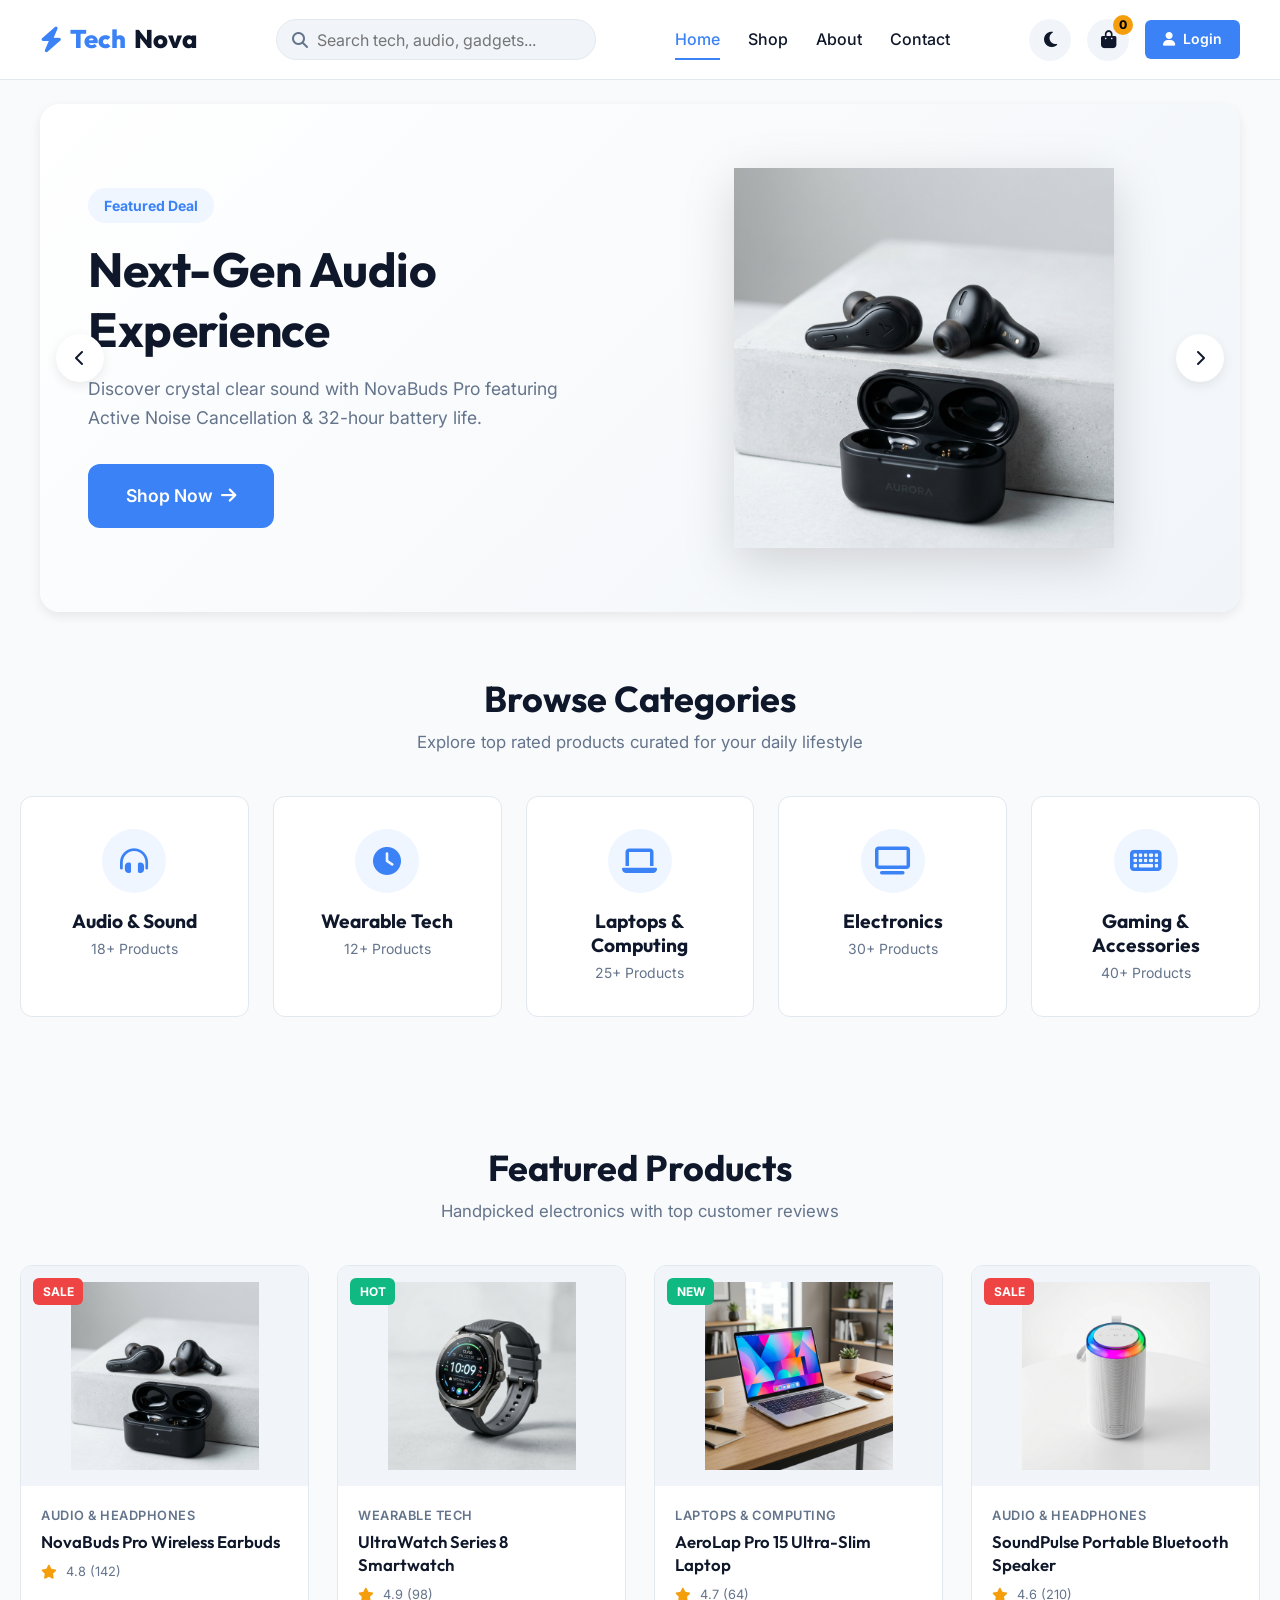
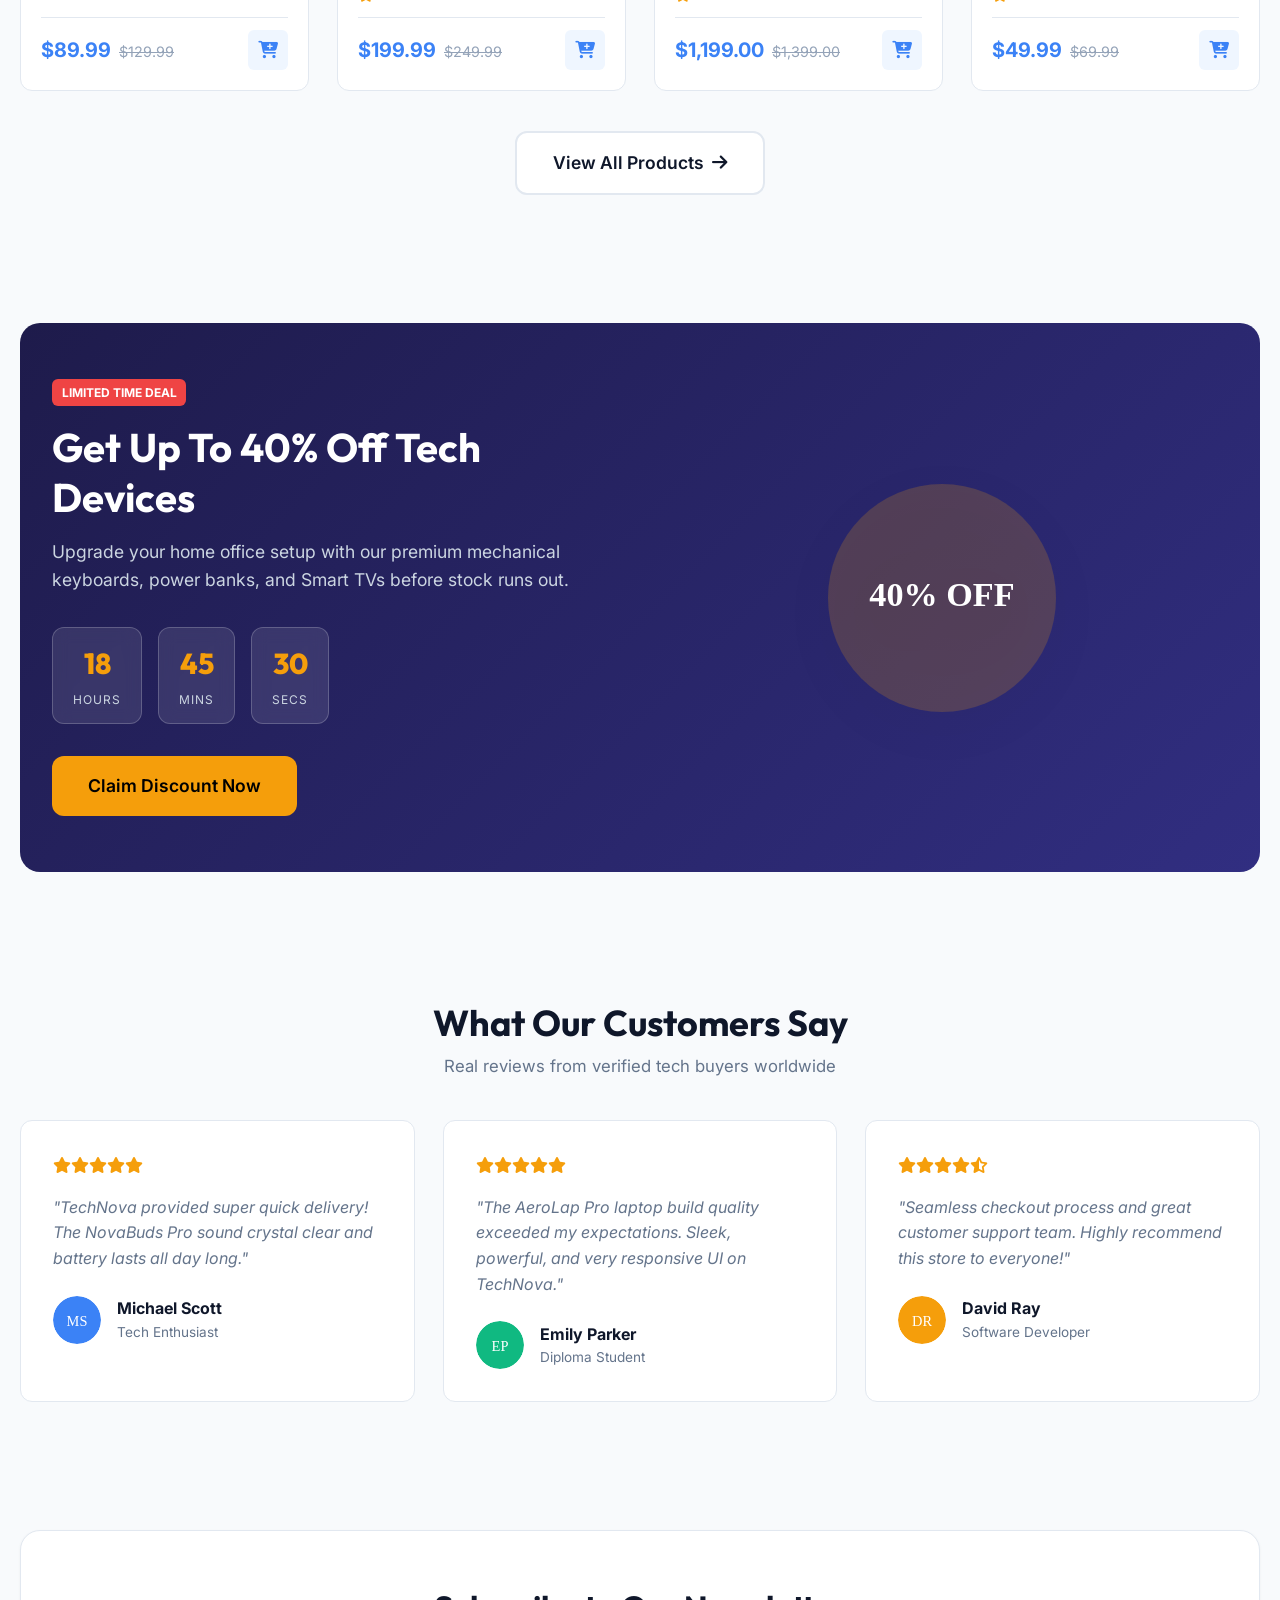
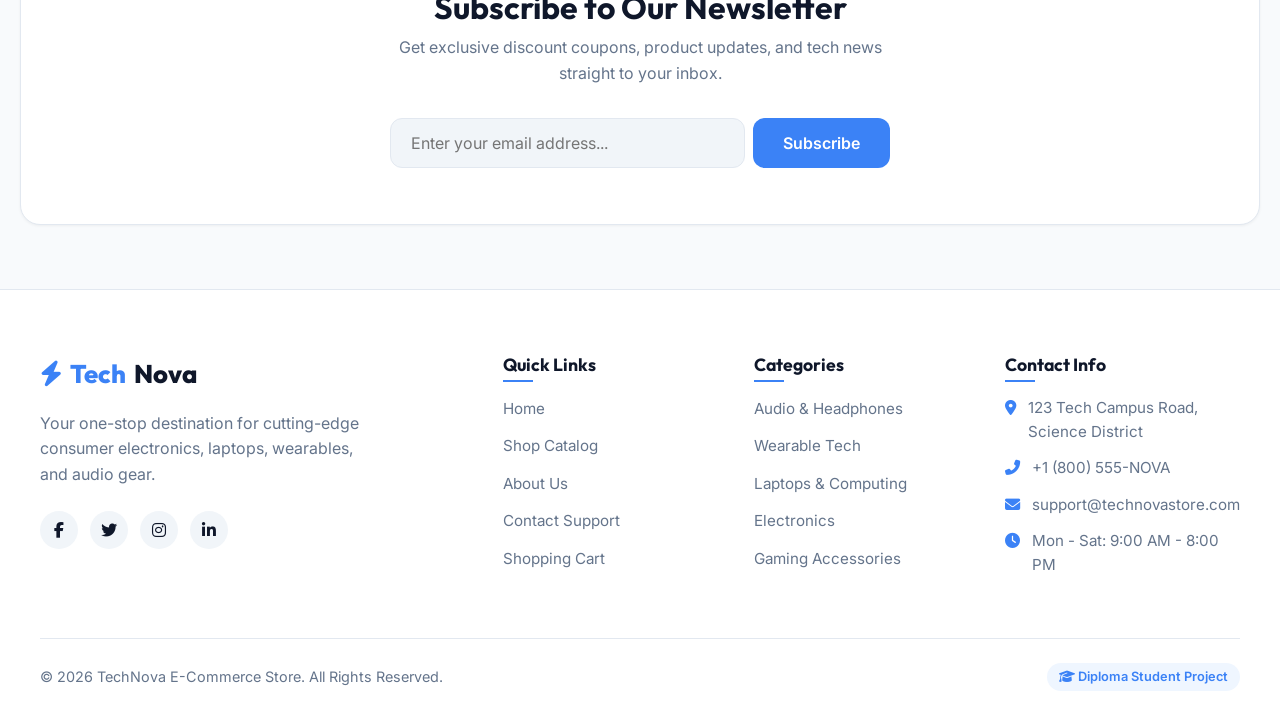
<file: index.html>
<!DOCTYPE html>
<html lang="en" data-theme="light">
<head>
  <meta charset="UTF-8">
  <meta name="viewport" content="width=device-width, initial-scale=1.0">
  <meta name="description" content="TechNova - Modern E-Commerce Platform for Next-Gen Tech & Electronics. Diploma Student Project.">
  <title>TechNova - Modern E-Commerce Store</title>

  <!-- FontAwesome Icons -->
  <link rel="stylesheet" href="https://cdnjs.cloudflare.com/ajax/libs/font-awesome/6.4.0/css/all.min.css">
  
  <!-- Stylesheets -->
  <link rel="stylesheet" href="css/style.css">
  <link rel="stylesheet" href="css/responsive.css">
</head>
<body>

  <!-- ==================== HEADER ==================== -->
  <header class="header">
    <div class="container header-container">
      <!-- Logo -->
      <a href="index.html" class="logo">
        <i class="fas fa-bolt"></i> Tech<span>Nova</span>
      </a>

      <!-- Search Box -->
      <div class="header-search">
        <i class="fas fa-search"></i>
        <input type="text" id="header-search-input" placeholder="Search tech, audio, gadgets..." autocomplete="off">
        <div id="search-dropdown" class="search-results-dropdown"></div>
      </div>

      <!-- Navigation Menu -->
      <nav id="nav-menu" class="nav-menu">
        <a href="index.html" class="nav-link active">Home</a>
        <a href="shop.html" class="nav-link">Shop</a>
        <a href="about.html" class="nav-link">About</a>
        <a href="contact.html" class="nav-link">Contact</a>
      </nav>

      <!-- Action Icons -->
      <div class="header-actions">
        <!-- Dark Mode Toggle Button -->
        <button id="theme-toggle-btn" class="icon-btn" title="Toggle Dark/Light Mode">
          <i class="fas fa-moon"></i>
        </button>

        <!-- Shopping Cart Icon -->
        <a href="cart.html" class="icon-btn" title="View Shopping Cart">
          <i class="fas fa-shopping-bag"></i>
          <span class="cart-count">0</span>
        </a>

        <!-- Login / Register Button -->
        <a href="login.html" class="btn btn-primary btn-sm">
          <i class="fas fa-user"></i> Login
        </a>

        <!-- Mobile Drawer Toggle -->
        <div id="mobile-menu-btn" class="mobile-menu-btn">
          <i class="fas fa-bars"></i>
        </div>
      </div>
    </div>
  </header>

  <!-- ==================== MAIN CONTENT ==================== -->
  <main>
    <!-- HERO SLIDER SECTION -->
    <section class="container">
      <div class="hero-slider">
        <div id="hero-slider-container" class="slider-container">
          
          <!-- Slide 1 -->
          <div class="slide">
            <div class="slide-content">
              <span class="slide-tag">Featured Deal</span>
              <h1 class="slide-title">Next-Gen Audio Experience</h1>
              <p class="slide-description">Discover crystal clear sound with NovaBuds Pro featuring Active Noise Cancellation & 32-hour battery life.</p>
              <a href="product.html?id=1" class="btn btn-primary btn-lg">Shop Now <i class="fas fa-arrow-right"></i></a>
            </div>
            <div class="slide-image">
              <img src="images/earbuds.png" alt="NovaBuds Pro">
            </div>
          </div>

          <!-- Slide 2 -->
          <div class="slide">
            <div class="slide-content">
              <span class="slide-tag">New Arrival</span>
              <h1 class="slide-title">Smart Watch Series 8</h1>
              <p class="slide-description">Monitor your fitness, ECG, and sleep tracking in real time with high durability aluminium casing.</p>
              <a href="product.html?id=2" class="btn btn-primary btn-lg">Explore Watch <i class="fas fa-arrow-right"></i></a>
            </div>
            <div class="slide-image">
              <img src="images/smartwatch.png" alt="UltraWatch Series 8">
            </div>
          </div>

          <!-- Slide 3 -->
          <div class="slide">
            <div class="slide-content">
              <span class="slide-tag">Special Discount</span>
              <h1 class="slide-title">Ultra-Slim AeroLap Pro 15</h1>
              <p class="slide-description">Powerful 12th Gen performance packed inside a sleek 1.2kg lightweight chassis. Perfect for students and creators.</p>
              <a href="product.html?id=3" class="btn btn-primary btn-lg">View Laptop <i class="fas fa-arrow-right"></i></a>
            </div>
            <div class="slide-image">
              <img src="images/laptop.png" alt="AeroLap Pro">
            </div>
          </div>

        </div>

        <!-- Carousel Navigation Controls -->
        <button id="slider-prev" class="slider-prev" title="Previous Slide"><i class="fas fa-chevron-left"></i></button>
        <button id="slider-next" class="slider-next" title="Next Slide"><i class="fas fa-chevron-right"></i></button>

        <!-- Carousel Pagination Dots -->
        <div id="slider-dots" class="slider-dots"></div>
      </div>
    </section>

    <!-- CATEGORIES SECTION -->
    <section class="container section-padding">
      <div class="section-title">
        <h2>Browse Categories</h2>
        <p>Explore top rated products curated for your daily lifestyle</p>
      </div>

      <div class="categories-grid">
        <a href="shop.html?category=audio" class="category-card">
          <div class="category-icon"><i class="fas fa-headphones-alt"></i></div>
          <h3>Audio & Sound</h3>
          <span>18+ Products</span>
        </a>

        <a href="shop.html?category=wearables" class="category-card">
          <div class="category-icon"><i class="fas fa-clock"></i></div>
          <h3>Wearable Tech</h3>
          <span>12+ Products</span>
        </a>

        <a href="shop.html?category=laptops" class="category-card">
          <div class="category-icon"><i class="fas fa-laptop"></i></div>
          <h3>Laptops & Computing</h3>
          <span>25+ Products</span>
        </a>

        <a href="shop.html?category=electronics" class="category-card">
          <div class="category-icon"><i class="fas fa-tv"></i></div>
          <h3>Electronics</h3>
          <span>30+ Products</span>
        </a>

        <a href="shop.html?category=accessories" class="category-card">
          <div class="category-icon"><i class="fas fa-keyboard"></i></div>
          <h3>Gaming & Accessories</h3>
          <span>40+ Products</span>
        </a>
      </div>
    </section>

    <!-- FEATURED PRODUCTS SECTION -->
    <section class="container section-padding">
      <div class="section-title">
        <h2>Featured Products</h2>
        <p>Handpicked electronics with top customer reviews</p>
      </div>

      <div class="products-grid" id="homepage-featured-grid">
        <!-- Rendered dynamically by script or initial markup -->
        <div class="product-card">
          <span class="badge badge-sale product-badge">Sale</span>
          <div class="product-thumb">
            <img src="images/earbuds.png" alt="NovaBuds Pro">
            <div class="product-actions">
              <button class="icon-btn" title="Add to Cart"><i class="fas fa-shopping-cart"></i></button>
              <a href="product.html?id=1" class="icon-btn" title="View Details"><i class="fas fa-eye"></i></a>
            </div>
          </div>
          <div class="product-content">
            <span class="product-category">Audio & Headphones</span>
            <h3 class="product-title"><a href="product.html?id=1">NovaBuds Pro Wireless Earbuds</a></h3>
            <div class="product-rating">
              <i class="fas fa-star"></i>
              <span>4.8 (142)</span>
            </div>
            <div class="product-bottom">
              <div class="product-price">
                <span class="current-price">$89.99</span>
                <span class="old-price">$129.99</span>
              </div>
              <button class="add-cart-btn" title="Add to Cart">
                <i class="fas fa-cart-plus"></i>
              </button>
            </div>
          </div>
        </div>

        <div class="product-card">
          <span class="badge badge-new product-badge">Hot</span>
          <div class="product-thumb">
            <img src="images/smartwatch.png" alt="UltraWatch S8">
            <div class="product-actions">
              <button class="icon-btn" title="Add to Cart"><i class="fas fa-shopping-cart"></i></button>
              <a href="product.html?id=2" class="icon-btn" title="View Details"><i class="fas fa-eye"></i></a>
            </div>
          </div>
          <div class="product-content">
            <span class="product-category">Wearable Tech</span>
            <h3 class="product-title"><a href="product.html?id=2">UltraWatch Series 8 Smartwatch</a></h3>
            <div class="product-rating">
              <i class="fas fa-star"></i>
              <span>4.9 (98)</span>
            </div>
            <div class="product-bottom">
              <div class="product-price">
                <span class="current-price">$199.99</span>
                <span class="old-price">$249.99</span>
              </div>
              <button class="add-cart-btn" title="Add to Cart">
                <i class="fas fa-cart-plus"></i>
              </button>
            </div>
          </div>
        </div>

        <div class="product-card">
          <span class="badge badge-new product-badge">New</span>
          <div class="product-thumb">
            <img src="images/laptop.png" alt="AeroLap Pro">
            <div class="product-actions">
              <button class="icon-btn" title="Add to Cart"><i class="fas fa-shopping-cart"></i></button>
              <a href="product.html?id=3" class="icon-btn" title="View Details"><i class="fas fa-eye"></i></a>
            </div>
          </div>
          <div class="product-content">
            <span class="product-category">Laptops & Computing</span>
            <h3 class="product-title"><a href="product.html?id=3">AeroLap Pro 15 Ultra-Slim Laptop</a></h3>
            <div class="product-rating">
              <i class="fas fa-star"></i>
              <span>4.7 (64)</span>
            </div>
            <div class="product-bottom">
              <div class="product-price">
                <span class="current-price">$1,199.00</span>
                <span class="old-price">$1,399.00</span>
              </div>
              <button class="add-cart-btn" title="Add to Cart">
                <i class="fas fa-cart-plus"></i>
              </button>
            </div>
          </div>
        </div>

        <div class="product-card">
          <span class="badge badge-sale product-badge">Sale</span>
          <div class="product-thumb">
            <img src="images/speaker.png" alt="SoundPulse">
            <div class="product-actions">
              <button class="icon-btn" title="Add to Cart"><i class="fas fa-shopping-cart"></i></button>
              <a href="product.html?id=4" class="icon-btn" title="View Details"><i class="fas fa-eye"></i></a>
            </div>
          </div>
          <div class="product-content">
            <span class="product-category">Audio & Headphones</span>
            <h3 class="product-title"><a href="product.html?id=4">SoundPulse Portable Bluetooth Speaker</a></h3>
            <div class="product-rating">
              <i class="fas fa-star"></i>
              <span>4.6 (210)</span>
            </div>
            <div class="product-bottom">
              <div class="product-price">
                <span class="current-price">$49.99</span>
                <span class="old-price">$69.99</span>
              </div>
              <button class="add-cart-btn" title="Add to Cart">
                <i class="fas fa-cart-plus"></i>
              </button>
            </div>
          </div>
        </div>
      </div>

      <div style="text-align: center; margin-top: 2.5rem;">
        <a href="shop.html" class="btn btn-secondary btn-lg">View All Products <i class="fas fa-arrow-right"></i></a>
      </div>
    </section>

    <!-- SPECIAL OFFER BANNER -->
    <section class="container section-padding">
      <div class="offer-banner">
        <div class="offer-container">
          <div class="offer-content">
            <span class="badge badge-sale" style="margin-bottom: 1rem;">Limited Time Deal</span>
            <h2>Get Up To 40% Off Tech Devices</h2>
            <p>Upgrade your home office setup with our premium mechanical keyboards, power banks, and Smart TVs before stock runs out.</p>

            <!-- Countdown Timer -->
            <div class="countdown">
              <div class="countdown-item">
                <span id="count-hours" class="countdown-number">18</span>
                <span class="countdown-label">Hours</span>
              </div>
              <div class="countdown-item">
                <span id="count-mins" class="countdown-number">45</span>
                <span class="countdown-label">Mins</span>
              </div>
              <div class="countdown-item">
                <span id="count-secs" class="countdown-number">30</span>
                <span class="countdown-label">Secs</span>
              </div>
            </div>

            <a href="shop.html" class="btn btn-primary btn-lg" style="background-color: var(--accent); color: #000; border: none;">Claim Discount Now</a>
          </div>

          <div class="slide-image" style="text-align: center;">
            <img src="data:image/svg+xml;utf8,<svg xmlns='http://www.w3.org/2000/svg' width='400' height='400' viewBox='0 0 400 400'><rect width='400' height='400' fill='none'/><circle cx='200' cy='200' r='120' fill='%23f59e0b' fill-opacity='0.2'/><text x='50%' y='50%' font-family='Outfit' font-size='36' font-weight='bold' fill='white' text-anchor='middle' dominant-baseline='middle'>40% OFF</text></svg>" alt="Special Offer">
          </div>
        </div>
      </div>
    </section>

    <!-- REVIEWS & TESTIMONIALS -->
    <section class="container section-padding">
      <div class="section-title">
        <h2>What Our Customers Say</h2>
        <p>Real reviews from verified tech buyers worldwide</p>
      </div>

      <div class="reviews-grid">
        <div class="review-card">
          <div class="review-stars">
            <i class="fas fa-star"></i><i class="fas fa-star"></i><i class="fas fa-star"></i><i class="fas fa-star"></i><i class="fas fa-star"></i>
          </div>
          <p class="review-text">"TechNova provided super quick delivery! The NovaBuds Pro sound crystal clear and battery lasts all day long."</p>
          <div class="reviewer">
            <img src="data:image/svg+xml;utf8,<svg xmlns='http://www.w3.org/2000/svg' width='80' height='80' viewBox='0 0 80 80'><circle cx='40' cy='40' r='40' fill='%233b82f6'/><text x='50%' y='55%' font-family='Outfit' font-size='24' fill='white' text-anchor='middle' dominant-baseline='middle'>MS</text></svg>" alt="Michael Scott">
            <div>
              <div class="reviewer-name">Michael Scott</div>
              <div class="reviewer-title">Tech Enthusiast</div>
            </div>
          </div>
        </div>

        <div class="review-card">
          <div class="review-stars">
            <i class="fas fa-star"></i><i class="fas fa-star"></i><i class="fas fa-star"></i><i class="fas fa-star"></i><i class="fas fa-star"></i>
          </div>
          <p class="review-text">"The AeroLap Pro laptop build quality exceeded my expectations. Sleek, powerful, and very responsive UI on TechNova."</p>
          <div class="reviewer">
            <img src="data:image/svg+xml;utf8,<svg xmlns='http://www.w3.org/2000/svg' width='80' height='80' viewBox='0 0 80 80'><circle cx='40' cy='40' r='40' fill='%2310b981'/><text x='50%' y='55%' font-family='Outfit' font-size='24' fill='white' text-anchor='middle' dominant-baseline='middle'>EP</text></svg>" alt="Emily Parker">
            <div>
              <div class="reviewer-name">Emily Parker</div>
              <div class="reviewer-title">Diploma Student</div>
            </div>
          </div>
        </div>

        <div class="review-card">
          <div class="review-stars">
            <i class="fas fa-star"></i><i class="fas fa-star"></i><i class="fas fa-star"></i><i class="fas fa-star"></i><i class="fas fa-star-half-alt"></i>
          </div>
          <p class="review-text">"Seamless checkout process and great customer support team. Highly recommend this store to everyone!"</p>
          <div class="reviewer">
            <img src="data:image/svg+xml;utf8,<svg xmlns='http://www.w3.org/2000/svg' width='80' height='80' viewBox='0 0 80 80'><circle cx='40' cy='40' r='40' fill='%23f59e0b'/><text x='50%' y='55%' font-family='Outfit' font-size='24' fill='white' text-anchor='middle' dominant-baseline='middle'>DR</text></svg>" alt="David Ray">
            <div>
              <div class="reviewer-name">David Ray</div>
              <div class="reviewer-title">Software Developer</div>
            </div>
          </div>
        </div>
      </div>
    </section>

    <!-- NEWSLETTER SECTION -->
    <section class="container section-padding">
      <div class="newsletter-box">
        <h2>Subscribe to Our Newsletter</h2>
        <p>Get exclusive discount coupons, product updates, and tech news straight to your inbox.</p>
        <form class="newsletter-form">
          <input type="email" placeholder="Enter your email address..." required>
          <button type="submit" class="btn btn-primary">Subscribe</button>
        </form>
      </div>
    </section>
  </main>

  <!-- ==================== FOOTER ==================== -->
  <footer class="footer">
    <div class="container">
      <div class="footer-grid">
        <div class="footer-brand">
          <a href="index.html" class="logo">
            <i class="fas fa-bolt"></i> Tech<span>Nova</span>
          </a>
          <p>Your one-stop destination for cutting-edge consumer electronics, laptops, wearables, and audio gear.</p>
          <div class="social-links">
            <a href="#" class="social-icon" title="Facebook"><i class="fab fa-facebook-f"></i></a>
            <a href="#" class="social-icon" title="Twitter"><i class="fab fa-twitter"></i></a>
            <a href="#" class="social-icon" title="Instagram"><i class="fab fa-instagram"></i></a>
            <a href="#" class="social-icon" title="LinkedIn"><i class="fab fa-linkedin-in"></i></a>
          </div>
        </div>

        <div class="footer-col">
          <h4>Quick Links</h4>
          <ul class="footer-links">
            <li><a href="index.html">Home</a></li>
            <li><a href="shop.html">Shop Catalog</a></li>
            <li><a href="about.html">About Us</a></li>
            <li><a href="contact.html">Contact Support</a></li>
            <li><a href="cart.html">Shopping Cart</a></li>
          </ul>
        </div>

        <div class="footer-col">
          <h4>Categories</h4>
          <ul class="footer-links">
            <li><a href="shop.html?category=audio">Audio & Headphones</a></li>
            <li><a href="shop.html?category=wearables">Wearable Tech</a></li>
            <li><a href="shop.html?category=laptops">Laptops & Computing</a></li>
            <li><a href="shop.html?category=electronics">Electronics</a></li>
            <li><a href="shop.html?category=accessories">Gaming Accessories</a></li>
          </ul>
        </div>

        <div class="footer-col">
          <h4>Contact Info</h4>
          <ul class="footer-contact">
            <li><i class="fas fa-map-marker-alt"></i> 123 Tech Campus Road, Science District</li>
            <li><i class="fas fa-phone-alt"></i> +1 (800) 555-NOVA</li>
            <li><i class="fas fa-envelope"></i> support@technovastore.com</li>
            <li><i class="fas fa-clock"></i> Mon - Sat: 9:00 AM - 8:00 PM</li>
          </ul>
        </div>
      </div>

      <div class="footer-bottom">
        <p>&copy; 2026 TechNova E-Commerce Store. All Rights Reserved.</p>
        <span class="diploma-tag"><i class="fas fa-graduation-cap"></i> Diploma Student Project</span>
      </div>
    </div>
  </footer>

  <!-- Scroll-to-Top Button -->
  <div id="scroll-top-btn" class="scroll-top-btn" title="Back to Top">
    <i class="fas fa-arrow-up"></i>
  </div>


</body>
</html>
</file>
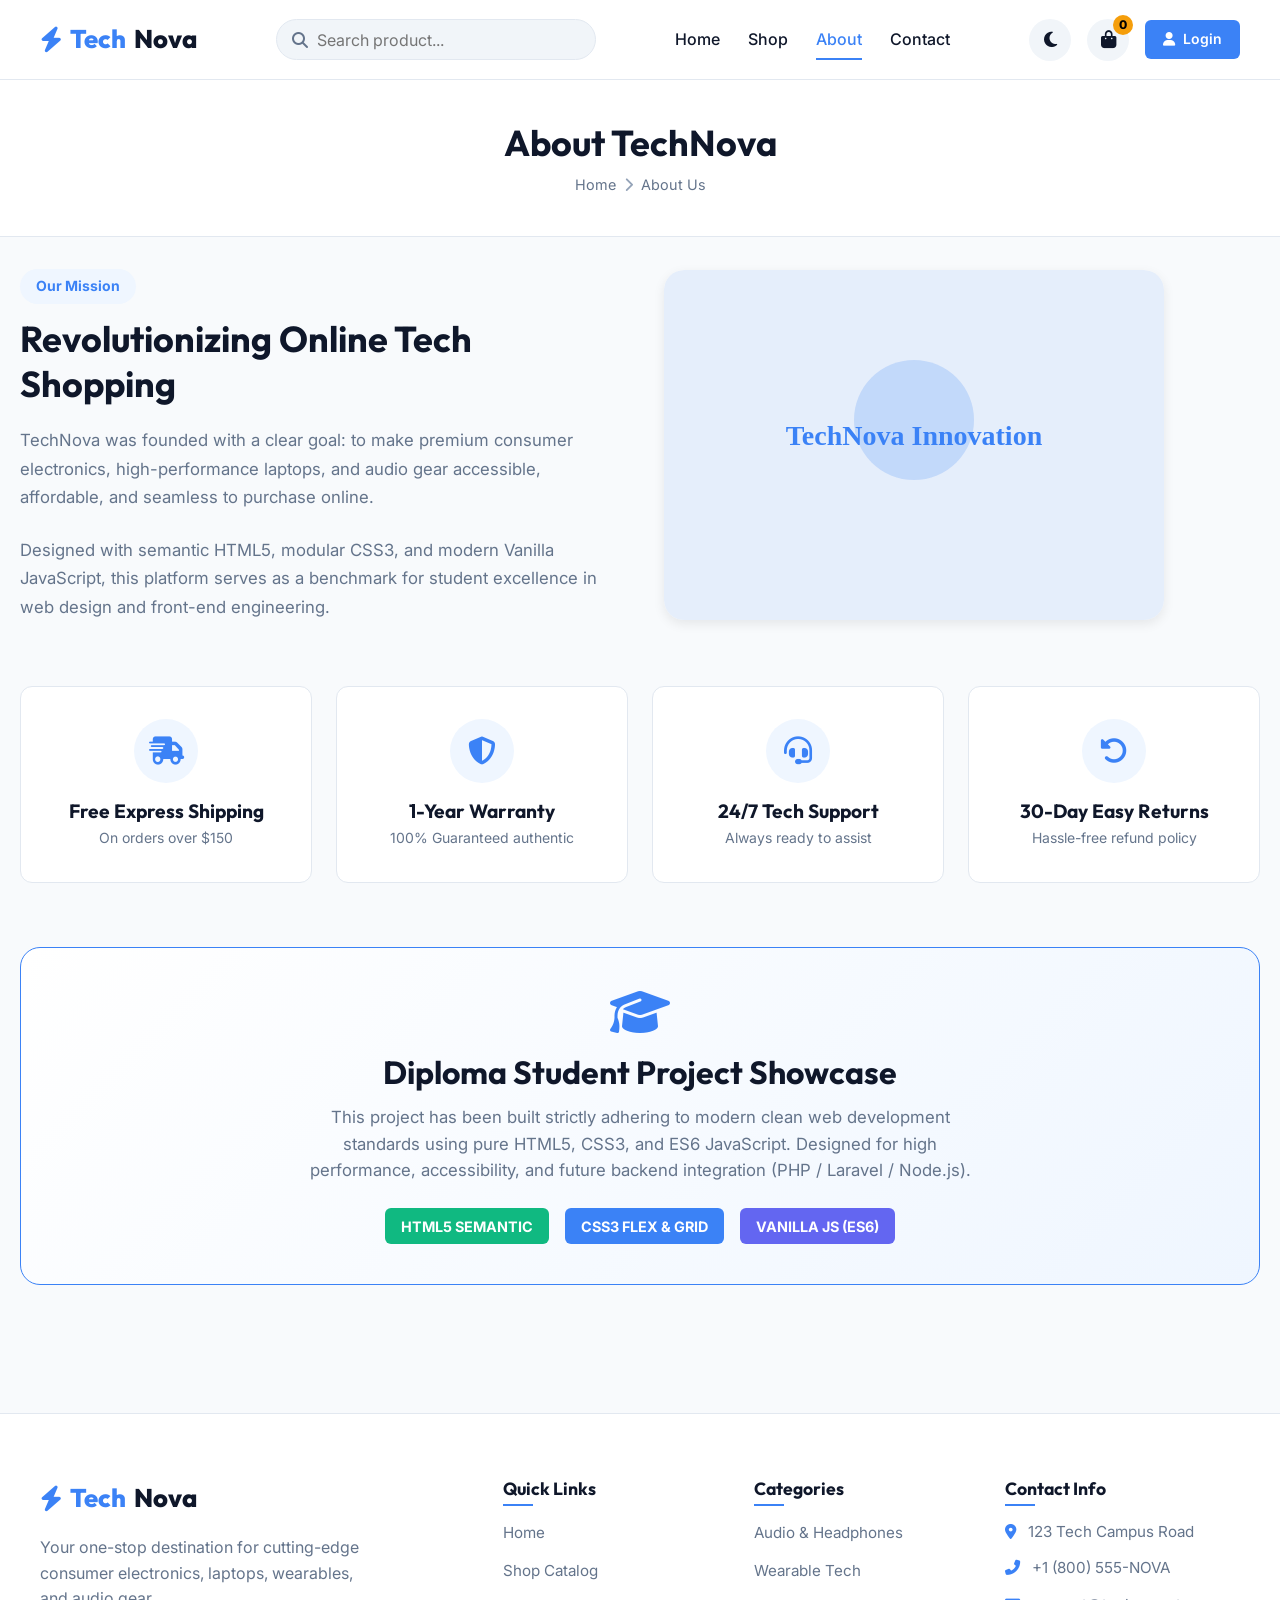
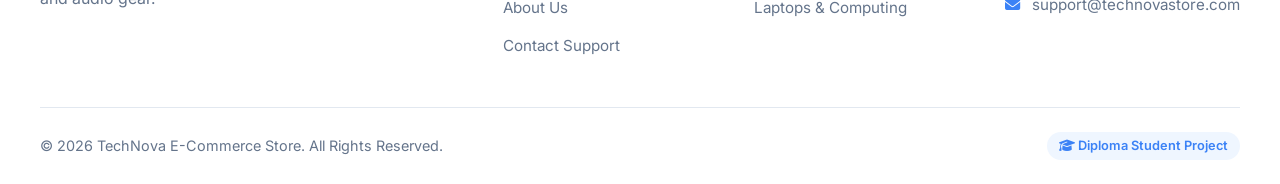
<file: about.html>
<!DOCTYPE html>
<html lang="en" data-theme="light">
<head>
  <meta charset="UTF-8">
  <meta name="viewport" content="width=device-width, initial-scale=1.0">
  <meta name="description" content="About TechNova - Our mission, team, and story as a modern diploma student web development project.">
  <title>About Us - TechNova Store</title>

  <!-- FontAwesome Icons -->
  <link rel="stylesheet" href="https://cdnjs.cloudflare.com/ajax/libs/font-awesome/6.4.0/css/all.min.css">
  
  <!-- Stylesheets -->
  <link rel="stylesheet" href="css/style.css">
  <link rel="stylesheet" href="css/responsive.css">
</head>
<body>

  <!-- HEADER -->
  <header class="header">
    <div class="container header-container">
      <a href="index.html" class="logo">
        <i class="fas fa-bolt"></i> Tech<span>Nova</span>
      </a>

      <div class="header-search">
        <i class="fas fa-search"></i>
        <input type="text" id="header-search-input" placeholder="Search product..." autocomplete="off">
        <div id="search-dropdown" class="search-results-dropdown"></div>
      </div>

      <nav id="nav-menu" class="nav-menu">
        <a href="index.html" class="nav-link">Home</a>
        <a href="shop.html" class="nav-link">Shop</a>
        <a href="about.html" class="nav-link active">About</a>
        <a href="contact.html" class="nav-link">Contact</a>
      </nav>

      <div class="header-actions">
        <button id="theme-toggle-btn" class="icon-btn" title="Toggle Dark/Light Mode">
          <i class="fas fa-moon"></i>
        </button>

        <a href="cart.html" class="icon-btn" title="View Shopping Cart">
          <i class="fas fa-shopping-bag"></i>
          <span class="cart-count">0</span>
        </a>

        <a href="login.html" class="btn btn-primary btn-sm">
          <i class="fas fa-user"></i> Login
        </a>

        <div id="mobile-menu-btn" class="mobile-menu-btn">
          <i class="fas fa-bars"></i>
        </div>
      </div>
    </div>
  </header>

  <!-- BREADCRUMB -->
  <div class="page-header">
    <div class="container">
      <h1>About TechNova</h1>
      <div class="breadcrumb">
        <a href="index.html">Home</a>
        <span class="breadcrumb-separator"><i class="fas fa-chevron-right"></i></span>
        <span>About Us</span>
      </div>
    </div>
  </div>

  <!-- ABOUT CONTENT SECTION -->
  <main class="container section-padding" style="padding-top: 0;">
    
    <!-- Hero / Story -->
    <div style="display: grid; grid-template-columns: 1fr 1fr; gap: 3rem; align-items: center; margin-bottom: 4rem;">
      <div>
        <span class="slide-tag" style="margin-bottom: 0.75rem;">Our Mission</span>
        <h2 style="font-size: 2.25rem; margin-bottom: 1.25rem;">Revolutionizing Online Tech Shopping</h2>
        <p style="color: var(--text-muted); font-size: 1.05rem; line-height: 1.7; margin-bottom: 1.5rem;">
          TechNova was founded with a clear goal: to make premium consumer electronics, high-performance laptops, and audio gear accessible, affordable, and seamless to purchase online.
        </p>
        <p style="color: var(--text-muted); font-size: 1.05rem; line-height: 1.7;">
          Designed with semantic HTML5, modular CSS3, and modern Vanilla JavaScript, this platform serves as a benchmark for student excellence in web design and front-end engineering.
        </p>
      </div>

      <div style="text-align: center;">
        <img src="data:image/svg+xml;utf8,<svg xmlns='http://www.w3.org/2000/svg' width='500' height='350' viewBox='0 0 500 350'><rect width='500' height='350' fill='%233b82f6' fill-opacity='0.1' rx='20'/><circle cx='250' cy='150' r='60' fill='%233b82f6' fill-opacity='0.2'/><text x='50%' y='50%' font-family='Outfit' font-size='28' font-weight='bold' fill='%233b82f6' text-anchor='middle'>TechNova Innovation</text></svg>" alt="About TechNova" style="border-radius: var(--radius-lg); box-shadow: var(--shadow-md);">
      </div>
    </div>

    <!-- Key Perks Grid -->
    <div class="categories-grid" style="margin-bottom: 4rem;">
      <div class="category-card">
        <div class="category-icon"><i class="fas fa-shipping-fast"></i></div>
        <h3>Free Express Shipping</h3>
        <span>On orders over $150</span>
      </div>

      <div class="category-card">
        <div class="category-icon"><i class="fas fa-shield-alt"></i></div>
        <h3>1-Year Warranty</h3>
        <span>100% Guaranteed authentic</span>
      </div>

      <div class="category-card">
        <div class="category-icon"><i class="fas fa-headset"></i></div>
        <h3>24/7 Tech Support</h3>
        <span>Always ready to assist</span>
      </div>

      <div class="category-card">
        <div class="category-icon"><i class="fas fa-undo-alt"></i></div>
        <h3>30-Day Easy Returns</h3>
        <span>Hassle-free refund policy</span>
      </div>
    </div>

    <!-- Diploma Project Info Card -->
    <div style="background: linear-gradient(135deg, var(--bg-surface) 0%, var(--primary-light) 100%); border: 1px solid var(--primary); border-radius: var(--radius-lg); padding: 2.5rem; text-align: center; margin-bottom: 4rem;">
      <i class="fas fa-graduation-cap" style="font-size: 3rem; color: var(--primary); margin-bottom: 1rem;"></i>
      <h2 style="font-size: 2rem; margin-bottom: 0.75rem;">Diploma Student Project Showcase</h2>
      <p style="max-width: 680px; margin: 0 auto 1.5rem auto; color: var(--text-muted); font-size: 1.05rem;">
        This project has been built strictly adhering to modern clean web development standards using pure HTML5, CSS3, and ES6 JavaScript. Designed for high performance, accessibility, and future backend integration (PHP / Laravel / Node.js).
      </p>
      <div style="display: flex; gap: 1rem; justify-content: center; flex-wrap: wrap;">
        <span class="badge badge-new" style="font-size: 0.9rem; padding: 0.4rem 1rem;">HTML5 Semantic</span>
        <span class="badge badge-sale" style="font-size: 0.9rem; padding: 0.4rem 1rem; background-color: var(--primary);">CSS3 Flex & Grid</span>
        <span class="badge badge-new" style="font-size: 0.9rem; padding: 0.4rem 1rem; background-color: var(--secondary);">Vanilla JS (ES6)</span>
      </div>
    </div>

  </main>

  <!-- FOOTER -->
  <footer class="footer">
    <div class="container">
      <div class="footer-grid">
        <div class="footer-brand">
          <a href="index.html" class="logo">
            <i class="fas fa-bolt"></i> Tech<span>Nova</span>
          </a>
          <p>Your one-stop destination for cutting-edge consumer electronics, laptops, wearables, and audio gear.</p>
        </div>

        <div class="footer-col">
          <h4>Quick Links</h4>
          <ul class="footer-links">
            <li><a href="index.html">Home</a></li>
            <li><a href="shop.html">Shop Catalog</a></li>
            <li><a href="about.html">About Us</a></li>
            <li><a href="contact.html">Contact Support</a></li>
          </ul>
        </div>

        <div class="footer-col">
          <h4>Categories</h4>
          <ul class="footer-links">
            <li><a href="shop.html?category=audio">Audio & Headphones</a></li>
            <li><a href="shop.html?category=wearables">Wearable Tech</a></li>
            <li><a href="shop.html?category=laptops">Laptops & Computing</a></li>
          </ul>
        </div>

        <div class="footer-col">
          <h4>Contact Info</h4>
          <ul class="footer-contact">
            <li><i class="fas fa-map-marker-alt"></i> 123 Tech Campus Road</li>
            <li><i class="fas fa-phone-alt"></i> +1 (800) 555-NOVA</li>
            <li><i class="fas fa-envelope"></i> support@technovastore.com</li>
          </ul>
        </div>
      </div>

      <div class="footer-bottom">
        <p>&copy; 2026 TechNova E-Commerce Store. All Rights Reserved.</p>
        <span class="diploma-tag"><i class="fas fa-graduation-cap"></i> Diploma Student Project</span>
      </div>
    </div>
  </footer>

  <div id="scroll-top-btn" class="scroll-top-btn" title="Back to Top">
    <i class="fas fa-arrow-up"></i>
  </div>


</body>
</html>
</file>
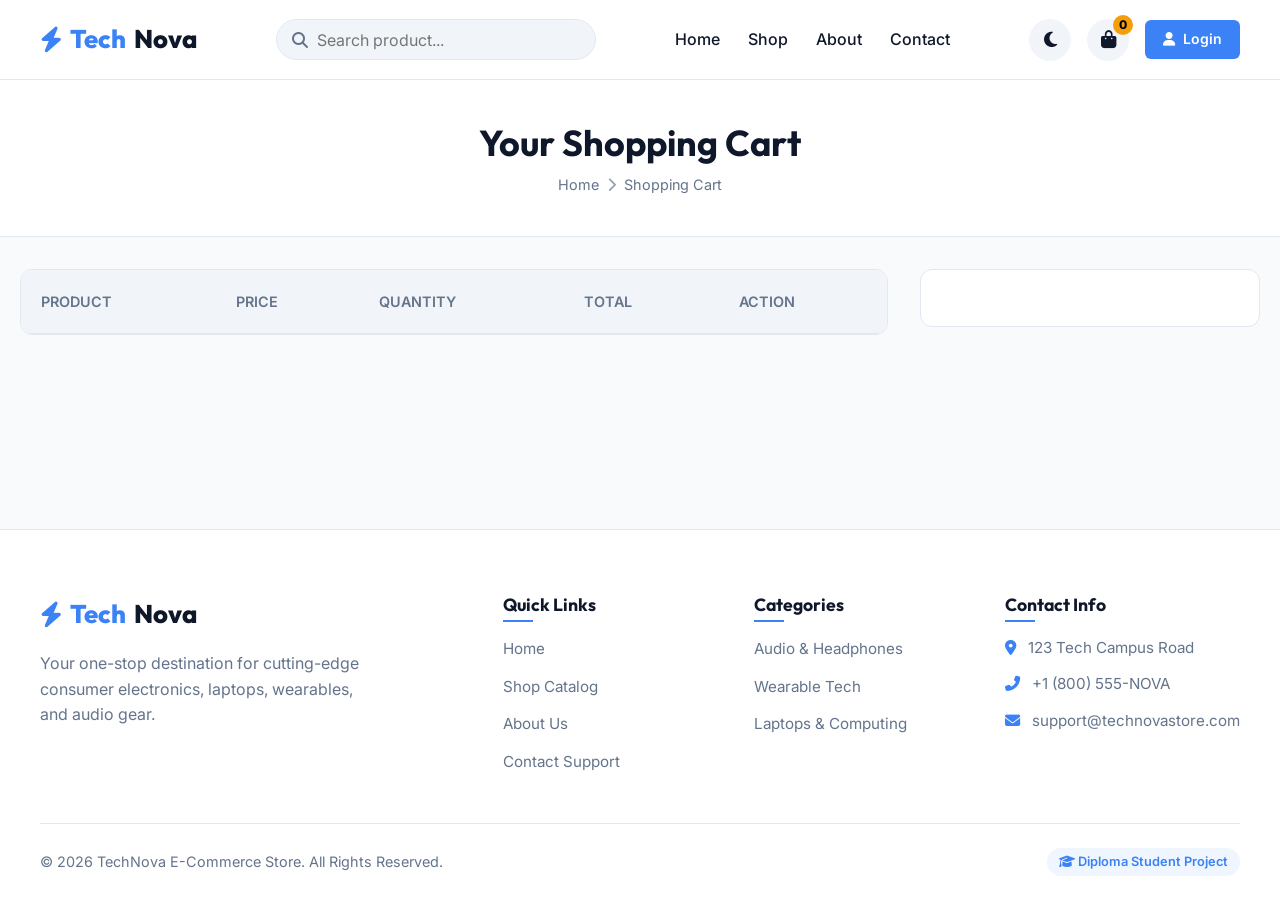
<file: cart.html>
<!DOCTYPE html>
<html lang="en" data-theme="light">
<head>
  <meta charset="UTF-8">
  <meta name="viewport" content="width=device-width, initial-scale=1.0">
  <meta name="description" content="Your Shopping Cart - Review items, update quantities, apply discount codes, and proceed to checkout.">
  <title>Shopping Cart - TechNova Store</title>

  <!-- FontAwesome Icons -->
  <link rel="stylesheet" href="https://cdnjs.cloudflare.com/ajax/libs/font-awesome/6.4.0/css/all.min.css">
  
  <!-- Stylesheets -->
  <link rel="stylesheet" href="css/style.css">
  <link rel="stylesheet" href="css/responsive.css">
</head>
<body>

  <!-- HEADER -->
  <header class="header">
    <div class="container header-container">
      <a href="index.html" class="logo">
        <i class="fas fa-bolt"></i> Tech<span>Nova</span>
      </a>

      <div class="header-search">
        <i class="fas fa-search"></i>
        <input type="text" id="header-search-input" placeholder="Search product..." autocomplete="off">
        <div id="search-dropdown" class="search-results-dropdown"></div>
      </div>

      <nav id="nav-menu" class="nav-menu">
        <a href="index.html" class="nav-link">Home</a>
        <a href="shop.html" class="nav-link">Shop</a>
        <a href="about.html" class="nav-link">About</a>
        <a href="contact.html" class="nav-link">Contact</a>
      </nav>

      <div class="header-actions">
        <button id="theme-toggle-btn" class="icon-btn" title="Toggle Dark/Light Mode">
          <i class="fas fa-moon"></i>
        </button>

        <a href="cart.html" class="icon-btn" title="View Shopping Cart">
          <i class="fas fa-shopping-bag"></i>
          <span class="cart-count">0</span>
        </a>

        <a href="login.html" class="btn btn-primary btn-sm">
          <i class="fas fa-user"></i> Login
        </a>

        <div id="mobile-menu-btn" class="mobile-menu-btn">
          <i class="fas fa-bars"></i>
        </div>
      </div>
    </div>
  </header>

  <!-- BREADCRUMB -->
  <div class="page-header">
    <div class="container">
      <h1>Your Shopping Cart</h1>
      <div class="breadcrumb">
        <a href="index.html">Home</a>
        <span class="breadcrumb-separator"><i class="fas fa-chevron-right"></i></span>
        <span>Shopping Cart</span>
      </div>
    </div>
  </div>

  <!-- CART MAIN CONTENT -->
  <main class="container section-padding" style="padding-top: 0;">
    <div class="cart-layout">

      <!-- Table Section -->
      <div class="cart-table-wrapper">
        <table class="cart-table">
          <thead>
            <tr>
              <th>Product</th>
              <th>Price</th>
              <th>Quantity</th>
              <th>Total</th>
              <th>Action</th>
            </tr>
          </thead>
          <tbody id="cart-table-body">
            <!-- Rendered dynamically by cart.js renderCartPage() -->
          </tbody>
        </table>
      </div>

      <!-- Order Summary Card -->
      <aside id="cart-summary-box" class="order-summary-card">
        <!-- Rendered dynamically by cart.js renderCartPage() -->
      </aside>

    </div>
  </main>

  <!-- FOOTER -->
  <footer class="footer">
    <div class="container">
      <div class="footer-grid">
        <div class="footer-brand">
          <a href="index.html" class="logo">
            <i class="fas fa-bolt"></i> Tech<span>Nova</span>
          </a>
          <p>Your one-stop destination for cutting-edge consumer electronics, laptops, wearables, and audio gear.</p>
        </div>

        <div class="footer-col">
          <h4>Quick Links</h4>
          <ul class="footer-links">
            <li><a href="index.html">Home</a></li>
            <li><a href="shop.html">Shop Catalog</a></li>
            <li><a href="about.html">About Us</a></li>
            <li><a href="contact.html">Contact Support</a></li>
          </ul>
        </div>

        <div class="footer-col">
          <h4>Categories</h4>
          <ul class="footer-links">
            <li><a href="shop.html?category=audio">Audio & Headphones</a></li>
            <li><a href="shop.html?category=wearables">Wearable Tech</a></li>
            <li><a href="shop.html?category=laptops">Laptops & Computing</a></li>
          </ul>
        </div>

        <div class="footer-col">
          <h4>Contact Info</h4>
          <ul class="footer-contact">
            <li><i class="fas fa-map-marker-alt"></i> 123 Tech Campus Road</li>
            <li><i class="fas fa-phone-alt"></i> +1 (800) 555-NOVA</li>
            <li><i class="fas fa-envelope"></i> support@technovastore.com</li>
          </ul>
        </div>
      </div>

      <div class="footer-bottom">
        <p>&copy; 2026 TechNova E-Commerce Store. All Rights Reserved.</p>
        <span class="diploma-tag"><i class="fas fa-graduation-cap"></i> Diploma Student Project</span>
      </div>
    </div>
  </footer>

  <div id="scroll-top-btn" class="scroll-top-btn" title="Back to Top">
    <i class="fas fa-arrow-up"></i>
  </div>


</body>
</html>
</file>
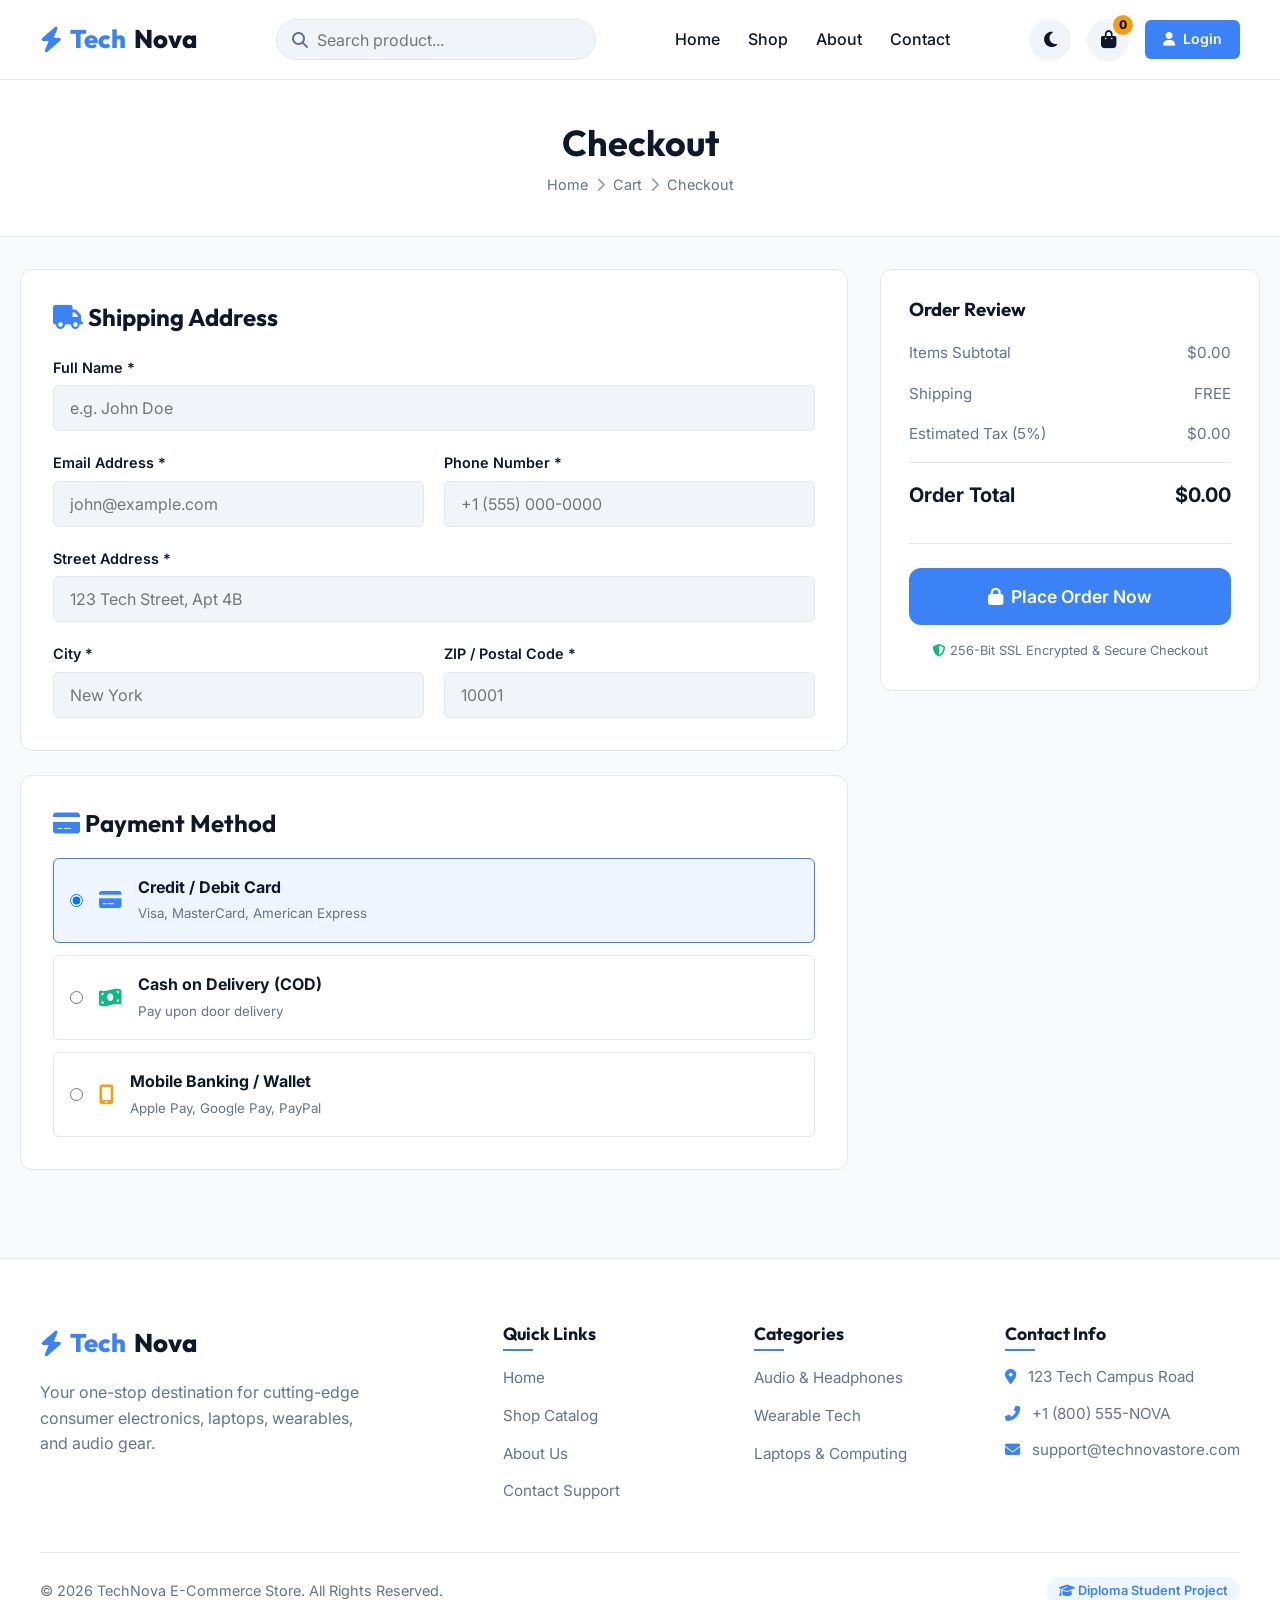
<file: checkout.html>
<!DOCTYPE html>
<html lang="en" data-theme="light">
<head>
  <meta charset="UTF-8">
  <meta name="viewport" content="width=device-width, initial-scale=1.0">
  <meta name="description" content="Checkout - Complete your shipping details and select payment method to place your TechNova order.">
  <title>Checkout - TechNova Store</title>

  <!-- FontAwesome Icons -->
  <link rel="stylesheet" href="https://cdnjs.cloudflare.com/ajax/libs/font-awesome/6.4.0/css/all.min.css">
  
  <!-- Stylesheets -->
  <link rel="stylesheet" href="css/style.css">
  <link rel="stylesheet" href="css/responsive.css">
</head>
<body>

  <!-- HEADER -->
  <header class="header">
    <div class="container header-container">
      <a href="index.html" class="logo">
        <i class="fas fa-bolt"></i> Tech<span>Nova</span>
      </a>

      <div class="header-search">
        <i class="fas fa-search"></i>
        <input type="text" id="header-search-input" placeholder="Search product..." autocomplete="off">
        <div id="search-dropdown" class="search-results-dropdown"></div>
      </div>

      <nav id="nav-menu" class="nav-menu">
        <a href="index.html" class="nav-link">Home</a>
        <a href="shop.html" class="nav-link">Shop</a>
        <a href="about.html" class="nav-link">About</a>
        <a href="contact.html" class="nav-link">Contact</a>
      </nav>

      <div class="header-actions">
        <button id="theme-toggle-btn" class="icon-btn" title="Toggle Dark/Light Mode">
          <i class="fas fa-moon"></i>
        </button>

        <a href="cart.html" class="icon-btn" title="View Shopping Cart">
          <i class="fas fa-shopping-bag"></i>
          <span class="cart-count">0</span>
        </a>

        <a href="login.html" class="btn btn-primary btn-sm">
          <i class="fas fa-user"></i> Login
        </a>

        <div id="mobile-menu-btn" class="mobile-menu-btn">
          <i class="fas fa-bars"></i>
        </div>
      </div>
    </div>
  </header>

  <!-- BREADCRUMB -->
  <div class="page-header">
    <div class="container">
      <h1>Checkout</h1>
      <div class="breadcrumb">
        <a href="index.html">Home</a>
        <span class="breadcrumb-separator"><i class="fas fa-chevron-right"></i></span>
        <a href="cart.html">Cart</a>
        <span class="breadcrumb-separator"><i class="fas fa-chevron-right"></i></span>
        <span>Checkout</span>
      </div>
    </div>
  </div>

  <!-- CHECKOUT MAIN CONTENT -->
  <main class="container section-padding" style="padding-top: 0;">
    <form id="checkout-form" class="checkout-layout">

      <!-- Left Column: Shipping & Payment Details -->
      <div>
        <!-- Shipping Address Form -->
        <div class="form-card">
          <h2 style="font-size: 1.5rem; margin-bottom: 1.5rem;"><i class="fas fa-truck" style="color: var(--primary);"></i> Shipping Address</h2>
          
          <div class="form-grid">
            <div class="form-group full-width">
              <label for="checkout-fullname">Full Name *</label>
              <input type="text" id="checkout-fullname" class="form-control" placeholder="e.g. John Doe">
            </div>

            <div class="form-group">
              <label for="checkout-email">Email Address *</label>
              <input type="email" id="checkout-email" class="form-control" placeholder="john@example.com">
            </div>

            <div class="form-group">
              <label for="checkout-phone">Phone Number *</label>
              <input type="tel" id="checkout-phone" class="form-control" placeholder="+1 (555) 000-0000">
            </div>

            <div class="form-group full-width">
              <label for="checkout-address">Street Address *</label>
              <input type="text" id="checkout-address" class="form-control" placeholder="123 Tech Street, Apt 4B">
            </div>

            <div class="form-group">
              <label for="checkout-city">City *</label>
              <input type="text" id="checkout-city" class="form-control" placeholder="New York">
            </div>

            <div class="form-group">
              <label for="checkout-zip">ZIP / Postal Code *</label>
              <input type="text" id="checkout-zip" class="form-control" placeholder="10001">
            </div>
          </div>
        </div>

        <!-- Payment Method Options -->
        <div class="form-card">
          <h2 style="font-size: 1.5rem; margin-bottom: 1.25rem;"><i class="fas fa-credit-card" style="color: var(--primary);"></i> Payment Method</h2>
          
          <div class="payment-options">
            <label class="payment-option active">
              <input type="radio" id="pay-card" value="card" checked>
              <i class="fas fa-credit-card" style="font-size: 1.25rem; color: var(--primary);"></i>
              <div>
                <strong style="display: block;">Credit / Debit Card</strong>
                <small style="color: var(--text-muted);">Visa, MasterCard, American Express</small>
              </div>
            </label>

            <label class="payment-option">
              <input type="radio" id="pay-cod" value="cod">
              <i class="fas fa-money-bill-wave" style="font-size: 1.25rem; color: var(--success);"></i>
              <div>
                <strong style="display: block;">Cash on Delivery (COD)</strong>
                <small style="color: var(--text-muted);">Pay upon door delivery</small>
              </div>
            </label>

            <label class="payment-option">
              <input type="radio" id="pay-mobile" value="mobile">
              <i class="fas fa-mobile-alt" style="font-size: 1.25rem; color: var(--accent);"></i>
              <div>
                <strong style="display: block;">Mobile Banking / Wallet</strong>
                <small style="color: var(--text-muted);">Apple Pay, Google Pay, PayPal</small>
              </div>
            </label>
          </div>
        </div>
      </div>

      <!-- Right Column: Order Summary Preview -->
      <aside class="order-summary-card">
        <h3 style="margin-bottom: 1.25rem;">Order Review</h3>
        
        <div id="checkout-items-list" style="margin-bottom: 1.5rem; border-bottom: 1px solid var(--border-color); padding-bottom: 1rem;">
          <!-- Dynamically populated or item review -->
          <div class="summary-row">
            <span>Items Subtotal</span>
            <span id="checkout-subtotal">$0.00</span>
          </div>
          <div class="summary-row">
            <span>Shipping</span>
            <span id="checkout-shipping">FREE</span>
          </div>
          <div class="summary-row">
            <span>Estimated Tax (5%)</span>
            <span id="checkout-tax">$0.00</span>
          </div>
          <div class="summary-row total">
            <span>Order Total</span>
            <span id="checkout-total">$0.00</span>
          </div>
        </div>

        <button type="submit" class="btn btn-primary btn-lg" style="width: 100%;">
          <i class="fas fa-lock"></i> Place Order Now
        </button>

        <p style="font-size: 0.8rem; color: var(--text-muted); text-align: center; margin-top: 1rem;">
          <i class="fas fa-shield-alt" style="color: var(--success);"></i> 256-Bit SSL Encrypted & Secure Checkout
        </p>
      </aside>

    </form>
  </main>

  <!-- FOOTER -->
  <footer class="footer">
    <div class="container">
      <div class="footer-grid">
        <div class="footer-brand">
          <a href="index.html" class="logo">
            <i class="fas fa-bolt"></i> Tech<span>Nova</span>
          </a>
          <p>Your one-stop destination for cutting-edge consumer electronics, laptops, wearables, and audio gear.</p>
        </div>

        <div class="footer-col">
          <h4>Quick Links</h4>
          <ul class="footer-links">
            <li><a href="index.html">Home</a></li>
            <li><a href="shop.html">Shop Catalog</a></li>
            <li><a href="about.html">About Us</a></li>
            <li><a href="contact.html">Contact Support</a></li>
          </ul>
        </div>

        <div class="footer-col">
          <h4>Categories</h4>
          <ul class="footer-links">
            <li><a href="shop.html?category=audio">Audio & Headphones</a></li>
            <li><a href="shop.html?category=wearables">Wearable Tech</a></li>
            <li><a href="shop.html?category=laptops">Laptops & Computing</a></li>
          </ul>
        </div>

        <div class="footer-col">
          <h4>Contact Info</h4>
          <ul class="footer-contact">
            <li><i class="fas fa-map-marker-alt"></i> 123 Tech Campus Road</li>
            <li><i class="fas fa-phone-alt"></i> +1 (800) 555-NOVA</li>
            <li><i class="fas fa-envelope"></i> support@technovastore.com</li>
          </ul>
        </div>
      </div>

      <div class="footer-bottom">
        <p>&copy; 2026 TechNova E-Commerce Store. All Rights Reserved.</p>
        <span class="diploma-tag"><i class="fas fa-graduation-cap"></i> Diploma Student Project</span>
      </div>
    </div>
  </footer>

  <div id="scroll-top-btn" class="scroll-top-btn" title="Back to Top">
    <i class="fas fa-arrow-up"></i>
  </div>


</body>
</html>
</file>
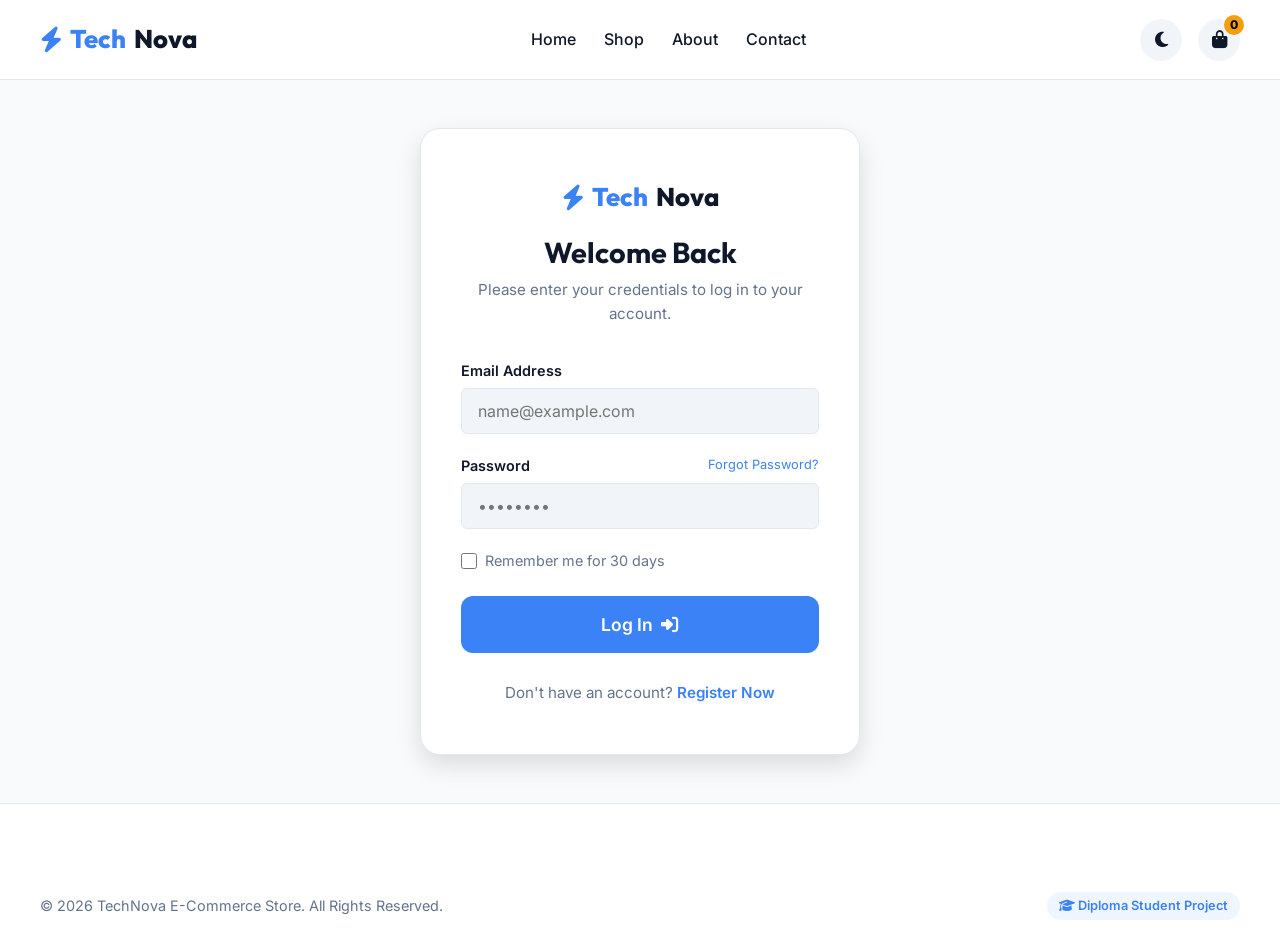
<file: login.html>
<!DOCTYPE html>
<html lang="en" data-theme="light">
<head>
  <meta charset="UTF-8">
  <meta name="viewport" content="width=device-width, initial-scale=1.0">
  <meta name="description" content="Login to TechNova Account - Access your order history and saved items.">
  <title>Login - TechNova Store</title>

  <!-- FontAwesome Icons -->
  <link rel="stylesheet" href="https://cdnjs.cloudflare.com/ajax/libs/font-awesome/6.4.0/css/all.min.css">
  
  <!-- Stylesheets -->
  <link rel="stylesheet" href="css/style.css">
  <link rel="stylesheet" href="css/responsive.css">
</head>
<body>

  <!-- HEADER -->
  <header class="header">
    <div class="container header-container">
      <a href="index.html" class="logo">
        <i class="fas fa-bolt"></i> Tech<span>Nova</span>
      </a>

      <nav id="nav-menu" class="nav-menu">
        <a href="index.html" class="nav-link">Home</a>
        <a href="shop.html" class="nav-link">Shop</a>
        <a href="about.html" class="nav-link">About</a>
        <a href="contact.html" class="nav-link">Contact</a>
      </nav>

      <div class="header-actions">
        <button id="theme-toggle-btn" class="icon-btn" title="Toggle Dark/Light Mode">
          <i class="fas fa-moon"></i>
        </button>

        <a href="cart.html" class="icon-btn" title="View Shopping Cart">
          <i class="fas fa-shopping-bag"></i>
          <span class="cart-count">0</span>
        </a>

        <div id="mobile-menu-btn" class="mobile-menu-btn">
          <i class="fas fa-bars"></i>
        </div>
      </div>
    </div>
  </header>

  <!-- AUTH WRAPPER -->
  <main class="auth-wrapper">
    <div class="auth-card">
      <div class="auth-header">
        <a href="index.html" class="logo" style="justify-content: center; margin-bottom: 1rem;">
          <i class="fas fa-bolt"></i> Tech<span>Nova</span>
        </a>
        <h2>Welcome Back</h2>
        <p>Please enter your credentials to log in to your account.</p>
      </div>

      <form id="login-form">
        <div class="form-group" style="margin-bottom: 1.25rem;">
          <label for="login-email">Email Address</label>
          <input type="email" id="login-email" class="form-control" placeholder="name@example.com">
        </div>

        <div class="form-group" style="margin-bottom: 1.25rem;">
          <div style="display: flex; justify-content: space-between; align-items: center;">
            <label for="login-password">Password</label>
            <a href="#" style="font-size: 0.8rem; color: var(--primary);">Forgot Password?</a>
          </div>
          <input type="password" id="login-password" class="form-control" placeholder="••••••••">
        </div>

        <div style="display: flex; align-items: center; gap: 0.5rem; margin-bottom: 1.5rem;">
          <input type="checkbox" id="remember-me" style="accent-color: var(--primary); width: 16px; height: 16px;">
          <label for="remember-me" style="font-size: 0.9rem; color: var(--text-muted); cursor: pointer;">Remember me for 30 days</label>
        </div>

        <button type="submit" class="btn btn-primary btn-lg" style="width: 100%;">
          Log In <i class="fas fa-sign-in-alt"></i>
        </button>
      </form>

      <div class="auth-footer">
        Don't have an account? <a href="register.html">Register Now</a>
      </div>
    </div>
  </main>

  <!-- FOOTER -->
  <footer class="footer">
    <div class="container">
      <div class="footer-bottom" style="border-top: none;">
        <p>&copy; 2026 TechNova E-Commerce Store. All Rights Reserved.</p>
        <span class="diploma-tag"><i class="fas fa-graduation-cap"></i> Diploma Student Project</span>
      </div>
    </div>
  </footer>


</body>
</html>
</file>
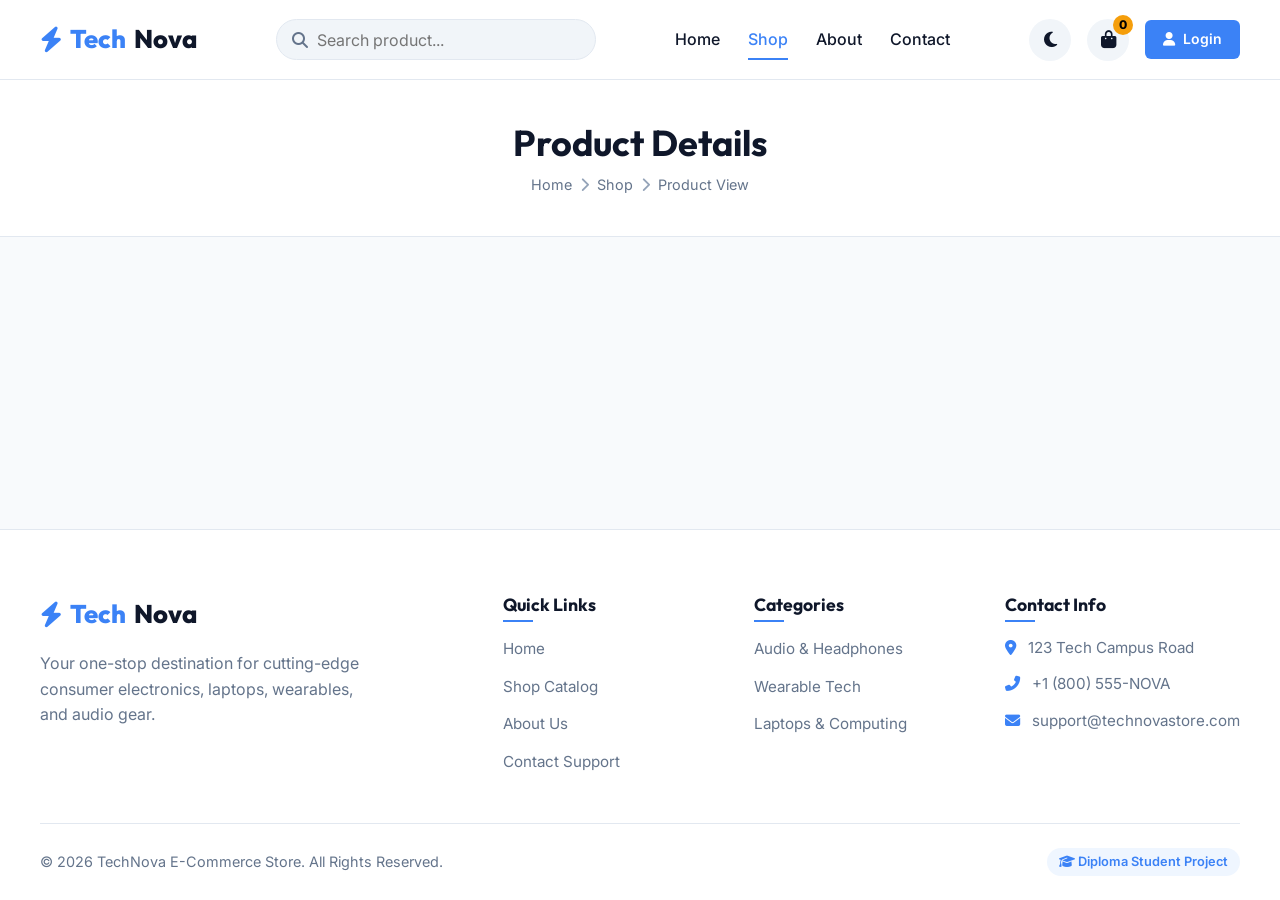
<file: product.html>
<!DOCTYPE html>
<html lang="en" data-theme="light">
<head>
  <meta charset="UTF-8">
  <meta name="viewport" content="width=device-width, initial-scale=1.0">
  <meta name="description" content="View Product Details - Specifications, pricing, customer reviews, and fast shipping on TechNova.">
  <title>Product Details - TechNova Store</title>

  <!-- FontAwesome Icons -->
  <link rel="stylesheet" href="https://cdnjs.cloudflare.com/ajax/libs/font-awesome/6.4.0/css/all.min.css">
  
  <!-- Stylesheets -->
  <link rel="stylesheet" href="css/style.css">
  <link rel="stylesheet" href="css/responsive.css">
</head>
<body>

  <!-- HEADER -->
  <header class="header">
    <div class="container header-container">
      <a href="index.html" class="logo">
        <i class="fas fa-bolt"></i> Tech<span>Nova</span>
      </a>

      <div class="header-search">
        <i class="fas fa-search"></i>
        <input type="text" id="header-search-input" placeholder="Search product..." autocomplete="off">
        <div id="search-dropdown" class="search-results-dropdown"></div>
      </div>

      <nav id="nav-menu" class="nav-menu">
        <a href="index.html" class="nav-link">Home</a>
        <a href="shop.html" class="nav-link active">Shop</a>
        <a href="about.html" class="nav-link">About</a>
        <a href="contact.html" class="nav-link">Contact</a>
      </nav>

      <div class="header-actions">
        <button id="theme-toggle-btn" class="icon-btn" title="Toggle Dark/Light Mode">
          <i class="fas fa-moon"></i>
        </button>

        <a href="cart.html" class="icon-btn" title="View Shopping Cart">
          <i class="fas fa-shopping-bag"></i>
          <span class="cart-count">0</span>
        </a>

        <a href="login.html" class="btn btn-primary btn-sm">
          <i class="fas fa-user"></i> Login
        </a>

        <div id="mobile-menu-btn" class="mobile-menu-btn">
          <i class="fas fa-bars"></i>
        </div>
      </div>
    </div>
  </header>

  <!-- BREADCRUMB -->
  <div class="page-header">
    <div class="container">
      <h1>Product Details</h1>
      <div class="breadcrumb">
        <a href="index.html">Home</a>
        <span class="breadcrumb-separator"><i class="fas fa-chevron-right"></i></span>
        <a href="shop.html">Shop</a>
        <span class="breadcrumb-separator"><i class="fas fa-chevron-right"></i></span>
        <span>Product View</span>
      </div>
    </div>
  </div>

  <!-- MAIN PRODUCT VIEW SECTION -->
  <main class="container section-padding" style="padding-top: 0;">
    <div id="product-detail-view">
      <!-- Rendered dynamically by script.js initProductDetailsPage() -->
    </div>
  </main>

  <!-- FOOTER -->
  <footer class="footer">
    <div class="container">
      <div class="footer-grid">
        <div class="footer-brand">
          <a href="index.html" class="logo">
            <i class="fas fa-bolt"></i> Tech<span>Nova</span>
          </a>
          <p>Your one-stop destination for cutting-edge consumer electronics, laptops, wearables, and audio gear.</p>
        </div>

        <div class="footer-col">
          <h4>Quick Links</h4>
          <ul class="footer-links">
            <li><a href="index.html">Home</a></li>
            <li><a href="shop.html">Shop Catalog</a></li>
            <li><a href="about.html">About Us</a></li>
            <li><a href="contact.html">Contact Support</a></li>
          </ul>
        </div>

        <div class="footer-col">
          <h4>Categories</h4>
          <ul class="footer-links">
            <li><a href="shop.html?category=audio">Audio & Headphones</a></li>
            <li><a href="shop.html?category=wearables">Wearable Tech</a></li>
            <li><a href="shop.html?category=laptops">Laptops & Computing</a></li>
          </ul>
        </div>

        <div class="footer-col">
          <h4>Contact Info</h4>
          <ul class="footer-contact">
            <li><i class="fas fa-map-marker-alt"></i> 123 Tech Campus Road</li>
            <li><i class="fas fa-phone-alt"></i> +1 (800) 555-NOVA</li>
            <li><i class="fas fa-envelope"></i> support@technovastore.com</li>
          </ul>
        </div>
      </div>

      <div class="footer-bottom">
        <p>&copy; 2026 TechNova E-Commerce Store. All Rights Reserved.</p>
        <span class="diploma-tag"><i class="fas fa-graduation-cap"></i> Diploma Student Project</span>
      </div>
    </div>
  </footer>

  <div id="scroll-top-btn" class="scroll-top-btn" title="Back to Top">
    <i class="fas fa-arrow-up"></i>
  </div>


</body>
</html>
</file>
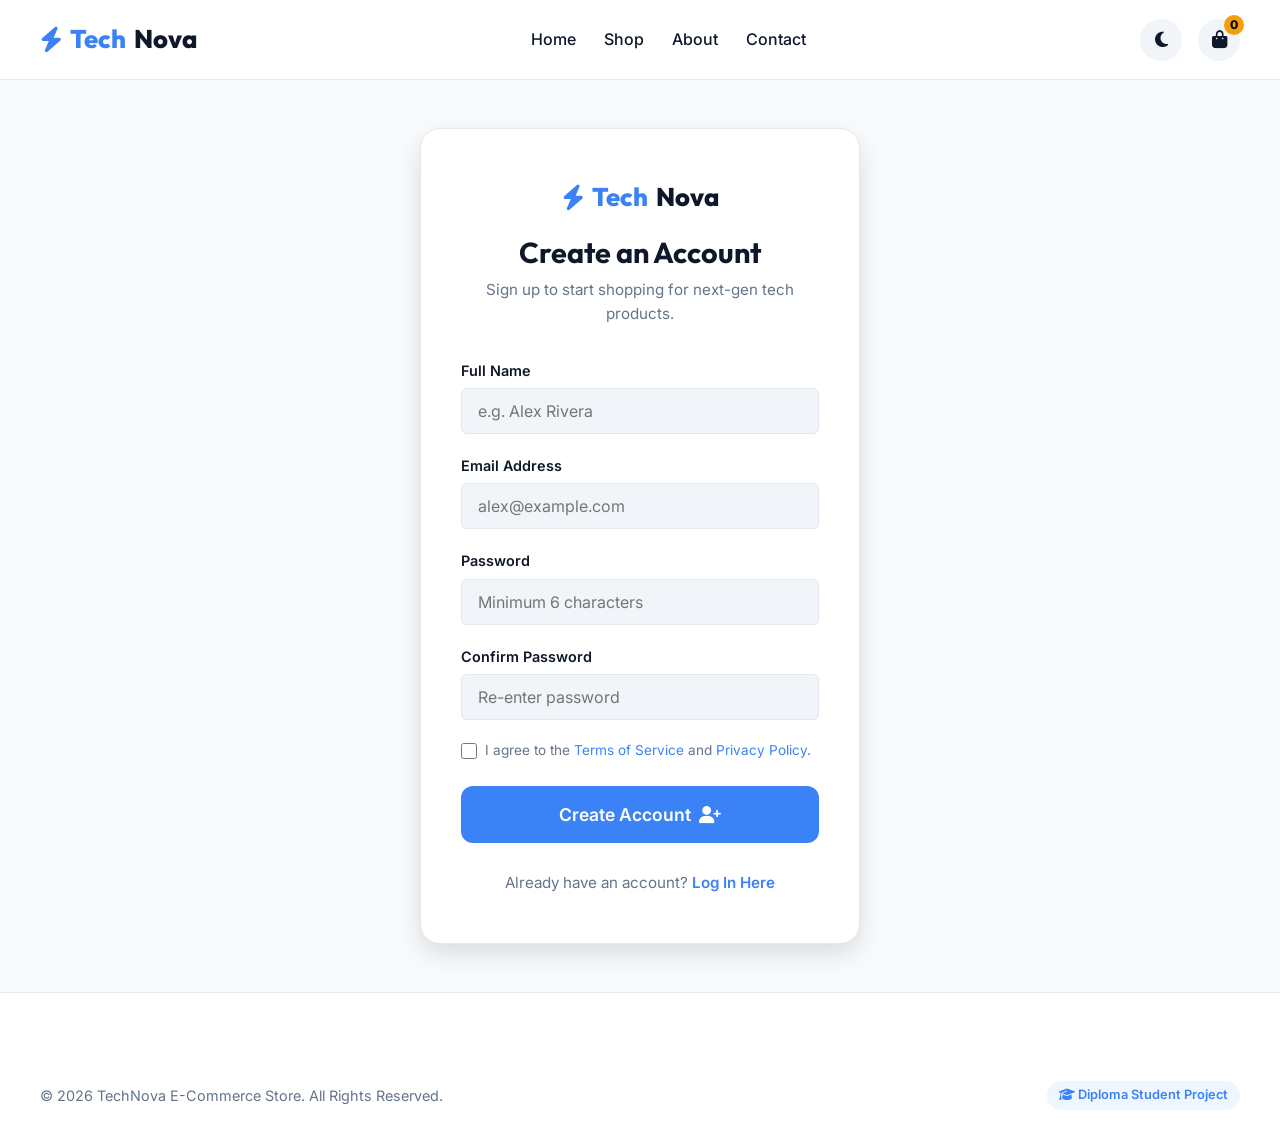
<file: register.html>
<!DOCTYPE html>
<html lang="en" data-theme="light">
<head>
  <meta charset="UTF-8">
  <meta name="viewport" content="width=device-width, initial-scale=1.0">
  <meta name="description" content="Create a TechNova Account - Join us for faster checkout and exclusive tech deals.">
  <title>Register - TechNova Store</title>

  <!-- FontAwesome Icons -->
  <link rel="stylesheet" href="https://cdnjs.cloudflare.com/ajax/libs/font-awesome/6.4.0/css/all.min.css">
  
  <!-- Stylesheets -->
  <link rel="stylesheet" href="css/style.css">
  <link rel="stylesheet" href="css/responsive.css">
</head>
<body>

  <!-- HEADER -->
  <header class="header">
    <div class="container header-container">
      <a href="index.html" class="logo">
        <i class="fas fa-bolt"></i> Tech<span>Nova</span>
      </a>

      <nav id="nav-menu" class="nav-menu">
        <a href="index.html" class="nav-link">Home</a>
        <a href="shop.html" class="nav-link">Shop</a>
        <a href="about.html" class="nav-link">About</a>
        <a href="contact.html" class="nav-link">Contact</a>
      </nav>

      <div class="header-actions">
        <button id="theme-toggle-btn" class="icon-btn" title="Toggle Dark/Light Mode">
          <i class="fas fa-moon"></i>
        </button>

        <a href="cart.html" class="icon-btn" title="View Shopping Cart">
          <i class="fas fa-shopping-bag"></i>
          <span class="cart-count">0</span>
        </a>

        <div id="mobile-menu-btn" class="mobile-menu-btn">
          <i class="fas fa-bars"></i>
        </div>
      </div>
    </div>
  </header>

  <!-- AUTH WRAPPER -->
  <main class="auth-wrapper">
    <div class="auth-card">
      <div class="auth-header">
        <a href="index.html" class="logo" style="justify-content: center; margin-bottom: 1rem;">
          <i class="fas fa-bolt"></i> Tech<span>Nova</span>
        </a>
        <h2>Create an Account</h2>
        <p>Sign up to start shopping for next-gen tech products.</p>
      </div>

      <form id="register-form">
        <div class="form-group" style="margin-bottom: 1.25rem;">
          <label for="reg-name">Full Name</label>
          <input type="text" id="reg-name" class="form-control" placeholder="e.g. Alex Rivera">
        </div>

        <div class="form-group" style="margin-bottom: 1.25rem;">
          <label for="reg-email">Email Address</label>
          <input type="email" id="reg-email" class="form-control" placeholder="alex@example.com">
        </div>

        <div class="form-group" style="margin-bottom: 1.25rem;">
          <label for="reg-password">Password</label>
          <input type="password" id="reg-password" class="form-control" placeholder="Minimum 6 characters">
        </div>

        <div class="form-group" style="margin-bottom: 1.25rem;">
          <label for="reg-confirm-password">Confirm Password</label>
          <input type="password" id="reg-confirm-password" class="form-control" placeholder="Re-enter password">
        </div>

        <div style="display: flex; align-items: flex-start; gap: 0.5rem; margin-bottom: 1.5rem;">
          <input type="checkbox" id="terms" required style="accent-color: var(--primary); width: 16px; height: 16px; margin-top: 3px;">
          <label for="terms" style="font-size: 0.85rem; color: var(--text-muted); cursor: pointer;">
            I agree to the <a href="#" style="color: var(--primary);">Terms of Service</a> and <a href="#" style="color: var(--primary);">Privacy Policy</a>.
          </label>
        </div>

        <button type="submit" class="btn btn-primary btn-lg" style="width: 100%;">
          Create Account <i class="fas fa-user-plus"></i>
        </button>
      </form>

      <div class="auth-footer">
        Already have an account? <a href="login.html">Log In Here</a>
      </div>
    </div>
  </main>

  <!-- FOOTER -->
  <footer class="footer">
    <div class="container">
      <div class="footer-bottom" style="border-top: none;">
        <p>&copy; 2026 TechNova E-Commerce Store. All Rights Reserved.</p>
        <span class="diploma-tag"><i class="fas fa-graduation-cap"></i> Diploma Student Project</span>
      </div>
    </div>
  </footer>


</body>
</html>
</file>
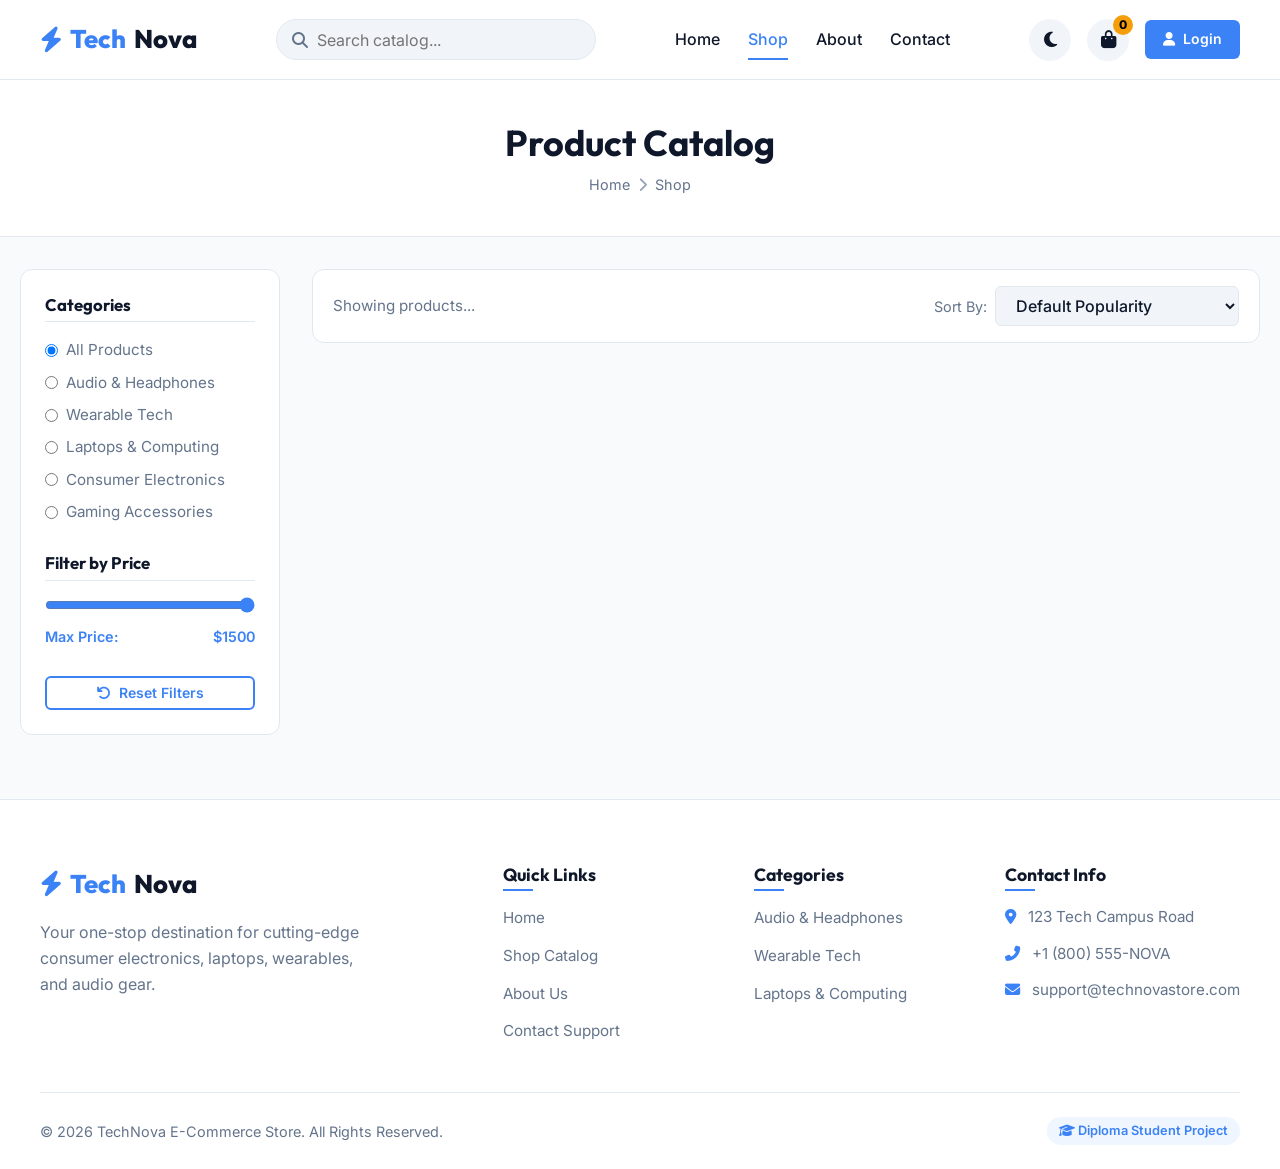
<file: shop.html>
<!DOCTYPE html>
<html lang="en" data-theme="light">
<head>
  <meta charset="UTF-8">
  <meta name="viewport" content="width=device-width, initial-scale=1.0">
  <meta name="description" content="Shop TechNova Catalog - Find the latest laptops, audio gear, smartwatches, and accessories with filtering and sorting options.">
  <title>Shop All Products - TechNova Store</title>

  <!-- FontAwesome Icons -->
  <link rel="stylesheet" href="https://cdnjs.cloudflare.com/ajax/libs/font-awesome/6.4.0/css/all.min.css">
  
  <!-- Stylesheets -->
  <link rel="stylesheet" href="css/style.css">
  <link rel="stylesheet" href="css/responsive.css">
</head>
<body>

  <!-- ==================== HEADER ==================== -->
  <header class="header">
    <div class="container header-container">
      <a href="index.html" class="logo">
        <i class="fas fa-bolt"></i> Tech<span>Nova</span>
      </a>

      <div class="header-search">
        <i class="fas fa-search"></i>
        <input type="text" id="header-search-input" placeholder="Search catalog..." autocomplete="off">
        <div id="search-dropdown" class="search-results-dropdown"></div>
      </div>

      <nav id="nav-menu" class="nav-menu">
        <a href="index.html" class="nav-link">Home</a>
        <a href="shop.html" class="nav-link active">Shop</a>
        <a href="about.html" class="nav-link">About</a>
        <a href="contact.html" class="nav-link">Contact</a>
      </nav>

      <div class="header-actions">
        <button id="theme-toggle-btn" class="icon-btn" title="Toggle Dark/Light Mode">
          <i class="fas fa-moon"></i>
        </button>

        <a href="cart.html" class="icon-btn" title="View Shopping Cart">
          <i class="fas fa-shopping-bag"></i>
          <span class="cart-count">0</span>
        </a>

        <a href="login.html" class="btn btn-primary btn-sm">
          <i class="fas fa-user"></i> Login
        </a>

        <div id="mobile-menu-btn" class="mobile-menu-btn">
          <i class="fas fa-bars"></i>
        </div>
      </div>
    </div>
  </header>

  <!-- PAGE TITLE / BREADCRUMB -->
  <div class="page-header">
    <div class="container">
      <h1>Product Catalog</h1>
      <div class="breadcrumb">
        <a href="index.html">Home</a>
        <span class="breadcrumb-separator"><i class="fas fa-chevron-right"></i></span>
        <span>Shop</span>
      </div>
    </div>
  </div>

  <!-- MAIN SHOP SECTION -->
  <main class="container section-padding" style="padding-top: 0;">
    <div class="shop-layout">

      <!-- SIDEBAR FILTERS -->
      <aside class="shop-sidebar">
        <!-- Categories Filter -->
        <div class="filter-group">
          <h3 class="filter-title">Categories</h3>
          <ul class="filter-list">
            <li>
              <label class="filter-checkbox">
                <input type="radio" name="shop-category" value="all" checked>
                <span>All Products</span>
              </label>
            </li>
            <li>
              <label class="filter-checkbox">
                <input type="radio" name="shop-category" value="audio">
                <span>Audio & Headphones</span>
              </label>
            </li>
            <li>
              <label class="filter-checkbox">
                <input type="radio" name="shop-category" value="wearables">
                <span>Wearable Tech</span>
              </label>
            </li>
            <li>
              <label class="filter-checkbox">
                <input type="radio" name="shop-category" value="laptops">
                <span>Laptops & Computing</span>
              </label>
            </li>
            <li>
              <label class="filter-checkbox">
                <input type="radio" name="shop-category" value="electronics">
                <span>Consumer Electronics</span>
              </label>
            </li>
            <li>
              <label class="filter-checkbox">
                <input type="radio" name="shop-category" value="accessories">
                <span>Gaming Accessories</span>
              </label>
            </li>
          </ul>
        </div>

        <!-- Price Filter -->
        <div class="filter-group">
          <h3 class="filter-title">Filter by Price</h3>
          <div class="price-range-container">
            <input type="range" id="price-range" class="price-slider" min="10" max="1500" step="10" value="1500">
            <div class="price-values">
              <span>Max Price:</span>
              <span id="price-display">$1500</span>
            </div>
          </div>
        </div>

        <!-- Reset Button -->
        <button class="btn btn-outline btn-sm" style="width: 100%;" onclick="window.location.href='shop.html';">
          <i class="fas fa-undo"></i> Reset Filters
        </button>
      </aside>

      <!-- SHOP PRODUCTS AREA -->
      <section>
        <!-- Shop Topbar (Count & Sort Dropdown) -->
        <div class="shop-topbar">
          <span id="shop-count" class="shop-results-count">Showing products...</span>

          <div style="display: flex; align-items: center; gap: 0.5rem;">
            <label for="shop-sort" style="font-size: 0.9rem; color: var(--text-muted);">Sort By:</label>
            <select id="shop-sort" class="shop-sort-select">
              <option value="default">Default Popularity</option>
              <option value="price-low">Price: Low to High</option>
              <option value="price-high">Price: High to Low</option>
              <option value="rating">Highest Customer Rating</option>
            </select>
          </div>
        </div>

        <!-- Dynamic Product Grid -->
        <div class="products-grid" id="shop-products-grid">
          <!-- Rendered dynamically by script.js initShopFilters() -->
        </div>
      </section>

    </div>
  </main>

  <!-- FOOTER -->
  <footer class="footer">
    <div class="container">
      <div class="footer-grid">
        <div class="footer-brand">
          <a href="index.html" class="logo">
            <i class="fas fa-bolt"></i> Tech<span>Nova</span>
          </a>
          <p>Your one-stop destination for cutting-edge consumer electronics, laptops, wearables, and audio gear.</p>
        </div>

        <div class="footer-col">
          <h4>Quick Links</h4>
          <ul class="footer-links">
            <li><a href="index.html">Home</a></li>
            <li><a href="shop.html">Shop Catalog</a></li>
            <li><a href="about.html">About Us</a></li>
            <li><a href="contact.html">Contact Support</a></li>
          </ul>
        </div>

        <div class="footer-col">
          <h4>Categories</h4>
          <ul class="footer-links">
            <li><a href="shop.html?category=audio">Audio & Headphones</a></li>
            <li><a href="shop.html?category=wearables">Wearable Tech</a></li>
            <li><a href="shop.html?category=laptops">Laptops & Computing</a></li>
          </ul>
        </div>

        <div class="footer-col">
          <h4>Contact Info</h4>
          <ul class="footer-contact">
            <li><i class="fas fa-map-marker-alt"></i> 123 Tech Campus Road</li>
            <li><i class="fas fa-phone-alt"></i> +1 (800) 555-NOVA</li>
            <li><i class="fas fa-envelope"></i> support@technovastore.com</li>
          </ul>
        </div>
      </div>

      <div class="footer-bottom">
        <p>&copy; 2026 TechNova E-Commerce Store. All Rights Reserved.</p>
        <span class="diploma-tag"><i class="fas fa-graduation-cap"></i> Diploma Student Project</span>
      </div>
    </div>
  </footer>

  <div id="scroll-top-btn" class="scroll-top-btn" title="Back to Top">
    <i class="fas fa-arrow-up"></i>
  </div>


</body>
</html>
</file>
<file: css/style.css>
/* ==========================================================================
   TECHNOVA - MODERN E-COMMERCE WEBSITE
   Diploma Student Project Core Stylesheet
   ========================================================================== */

/* --------------------------------------------------------------------------
   1. Google Fonts & CSS Variables (Design Tokens)
   -------------------------------------------------------------------------- */
@import url('https://fonts.googleapis.com/css2?family=Inter:wght@300;400;500;600;700&family=Outfit:wght@500;600;700;800&display=swap');

:root {
  /* Color Palette - Light Mode */
  --primary: #3b82f6;
  --primary-hover: #2563eb;
  --primary-light: #eff6ff;
  --secondary: #6366f1;
  --accent: #f59e0b;
  --accent-hover: #d97706;
  --success: #10b981;
  --danger: #ef4444;
  
  /* Neutral Colors */
  --bg-main: #f8fafc;
  --bg-surface: #ffffff;
  --bg-subtle: #f1f5f9;
  --border-color: #e2e8f0;
  
  /* Text Colors */
  --text-main: #0f172a;
  --text-muted: #64748b;
  --text-light: #94a3b8;
  --text-white: #ffffff;
  
  /* UI Effects & Shadows */
  --shadow-sm: 0 1px 3px rgba(0, 0, 0, 0.05);
  --shadow-md: 0 4px 12px rgba(0, 0, 0, 0.08);
  --shadow-lg: 0 10px 25px rgba(0, 0, 0, 0.12);
  --radius-sm: 6px;
  --radius-md: 12px;
  --radius-lg: 20px;
  --radius-full: 9999px;
  --transition: all 0.3s ease;

  /* Header Height */
  --header-height: 80px;
}

/* Dark Mode Theme Overrides */
[data-theme="dark"] {
  --bg-main: #0f172a;
  --bg-surface: #1e293b;
  --bg-subtle: #334155;
  --border-color: #334155;
  
  --text-main: #f8fafc;
  --text-muted: #cbd5e1;
  --text-light: #94a3b8;
  
  --primary-light: rgba(59, 130, 246, 0.15);
  --shadow-sm: 0 1px 3px rgba(0, 0, 0, 0.3);
  --shadow-md: 0 4px 12px rgba(0, 0, 0, 0.4);
  --shadow-lg: 0 10px 25px rgba(0, 0, 0, 0.5);
}

/* --------------------------------------------------------------------------
   2. Reset & CSS Base Setup
   -------------------------------------------------------------------------- */
*, *::before, *::after {
  box-sizing: border-box;
  margin: 0;
  padding: 0;
}

html {
  scroll-behavior: smooth;
  font-size: 16px;
}

body {
  font-family: 'Inter', -apple-system, BlinkMacSystemFont, sans-serif;
  background-color: var(--bg-main);
  color: var(--text-main);
  line-height: 1.6;
  min-height: 100vh;
  display: flex;
  flex-direction: column;
  transition: background-color 0.3s ease, color 0.3s ease;
}

a {
  text-decoration: none;
  color: inherit;
  transition: var(--transition);
}

ul {
  list-style: none;
}

img {
  max-width: 100%;
  height: auto;
  display: block;
}

button, input, select, textarea {
  font-family: inherit;
  font-size: inherit;
  outline: none;
  border: none;
}

button {
  cursor: pointer;
  background: none;
}

h1, h2, h3, h4, h5, h6 {
  font-family: 'Outfit', sans-serif;
  font-weight: 700;
  line-height: 1.25;
  color: var(--text-main);
}

/* --------------------------------------------------------------------------
   3. Utility Classes & Layout Containers
   -------------------------------------------------------------------------- */
.container {
  width: 100%;
  max-width: 1240px;
  margin: 0 auto;
  padding: 0 1.25rem;
}

.section-padding {
  padding: 4rem 0;
}

.section-title {
  text-align: center;
  margin-bottom: 2.5rem;
}

.section-title h2 {
  font-size: 2.25rem;
  margin-bottom: 0.5rem;
}

.section-title p {
  color: var(--text-muted);
  font-size: 1.05rem;
}

.btn {
  display: inline-flex;
  align-items: center;
  justify-content: center;
  gap: 0.5rem;
  padding: 0.75rem 1.75rem;
  font-weight: 600;
  border-radius: var(--radius-md);
  transition: var(--transition);
  border: 2px solid transparent;
}

.btn-primary {
  background-color: var(--primary);
  color: var(--text-white);
}

.btn-primary:hover {
  background-color: var(--primary-hover);
  transform: translateY(-2px);
  box-shadow: 0 4px 14px rgba(59, 130, 246, 0.35);
}

.btn-secondary {
  background-color: var(--bg-surface);
  color: var(--text-main);
  border-color: var(--border-color);
}

.btn-secondary:hover {
  border-color: var(--primary);
  color: var(--primary);
  transform: translateY(-2px);
}

.btn-outline {
  border-color: var(--primary);
  color: var(--primary);
}

.btn-outline:hover {
  background-color: var(--primary);
  color: var(--text-white);
}

.btn-sm {
  padding: 0.4rem 1rem;
  font-size: 0.875rem;
  border-radius: var(--radius-sm);
}

.btn-lg {
  padding: 1rem 2.25rem;
  font-size: 1.1rem;
  border-radius: var(--radius-md);
}

.badge {
  display: inline-block;
  padding: 0.25rem 0.6rem;
  font-size: 0.75rem;
  font-weight: 700;
  text-transform: uppercase;
  border-radius: var(--radius-sm);
}

.badge-sale {
  background-color: var(--danger);
  color: var(--text-white);
}

.badge-new {
  background-color: var(--success);
  color: var(--text-white);
}

/* --------------------------------------------------------------------------
   4. Header & Navigation Menu
   -------------------------------------------------------------------------- */
.header {
  position: sticky;
  top: 0;
  z-index: 1000;
  background-color: rgba(255, 255, 255, 0.9);
  backdrop-filter: blur(10px);
  border-bottom: 1px solid var(--border-color);
  height: var(--header-height);
  transition: var(--transition);
}

[data-theme="dark"] .header {
  background-color: rgba(30, 41, 59, 0.9);
}

.header-container {
  display: flex;
  align-items: center;
  justify-content: space-between;
  height: 100%;
  gap: 1.5rem;
}

/* Logo */
.logo {
  display: flex;
  align-items: center;
  gap: 0.5rem;
  font-family: 'Outfit', sans-serif;
  font-size: 1.6rem;
  font-weight: 800;
  color: var(--primary);
}

.logo span {
  color: var(--text-main);
}

/* Navigation Links */
.nav-menu {
  display: flex;
  align-items: center;
  gap: 1.75rem;
}

.nav-link {
  font-weight: 500;
  color: var(--text-main);
  position: relative;
  padding: 0.5rem 0;
}

.nav-link:hover, .nav-link.active {
  color: var(--primary);
}

.nav-link::after {
  content: '';
  position: absolute;
  bottom: 0;
  left: 0;
  width: 0%;
  height: 2px;
  background-color: var(--primary);
  transition: var(--transition);
}

.nav-link:hover::after, .nav-link.active::after {
  width: 100%;
}

/* Search Box */
.header-search {
  position: relative;
  flex: 1;
  max-width: 320px;
}

.header-search input {
  width: 100%;
  padding: 0.6rem 1rem 0.6rem 2.5rem;
  background-color: var(--bg-subtle);
  border: 1px solid var(--border-color);
  border-radius: var(--radius-full);
  color: var(--text-main);
  transition: var(--transition);
}

.header-search input:focus {
  border-color: var(--primary);
  background-color: var(--bg-surface);
  box-shadow: 0 0 0 3px var(--primary-light);
}

.header-search i {
  position: absolute;
  left: 1rem;
  top: 50%;
  transform: translateY(-50%);
  color: var(--text-muted);
}

/* Search Results Autocomplete Dropdown */
.search-results-dropdown {
  position: absolute;
  top: calc(100% + 8px);
  left: 0;
  right: 0;
  background-color: var(--bg-surface);
  border: 1px solid var(--border-color);
  border-radius: var(--radius-md);
  box-shadow: var(--shadow-lg);
  max-height: 320px;
  overflow-y: auto;
  display: none;
  z-index: 1050;
}

.search-results-dropdown.active {
  display: block;
}

.search-item {
  display: flex;
  align-items: center;
  gap: 1rem;
  padding: 0.75rem 1rem;
  border-bottom: 1px solid var(--border-color);
}

.search-item:last-child {
  border-bottom: none;
}

.search-item:hover {
  background-color: var(--bg-subtle);
}

.search-item img {
  width: 40px;
  height: 40px;
  object-fit: cover;
  border-radius: var(--radius-sm);
}

.search-item-info {
  flex: 1;
}

.search-item-title {
  font-size: 0.9rem;
  font-weight: 600;
}

.search-item-price {
  font-size: 0.8rem;
  color: var(--primary);
  font-weight: 700;
}

/* Action Icons (Theme, Cart, Profile) */
.header-actions {
  display: flex;
  align-items: center;
  gap: 1rem;
}

.icon-btn {
  width: 42px;
  height: 42px;
  border-radius: 50%;
  display: flex;
  align-items: center;
  justify-content: center;
  background-color: var(--bg-subtle);
  color: var(--text-main);
  font-size: 1.1rem;
  position: relative;
  transition: var(--transition);
}

.icon-btn:hover {
  background-color: var(--primary-light);
  color: var(--primary);
}

.cart-count {
  position: absolute;
  top: -4px;
  right: -4px;
  background-color: var(--accent);
  color: #000;
  font-weight: 800;
  font-size: 0.75rem;
  width: 20px;
  height: 20px;
  border-radius: 50%;
  display: flex;
  align-items: center;
  justify-content: center;
}

.mobile-menu-btn {
  display: none;
  font-size: 1.4rem;
  color: var(--text-main);
}

/* --------------------------------------------------------------------------
   5. Hero Section & Slider Carousel
   -------------------------------------------------------------------------- */
.hero-slider {
  position: relative;
  overflow: hidden;
  border-radius: var(--radius-lg);
  margin-top: 1.5rem;
  background-color: var(--bg-surface);
  box-shadow: var(--shadow-md);
}

.slider-container {
  display: flex;
  transition: transform 0.5s ease-in-out;
  width: 100%;
}

.slide {
  min-width: 100%;
  display: grid;
  grid-template-columns: 1fr 1fr;
  align-items: center;
  padding: 4rem 3rem;
  gap: 2rem;
  background: linear-gradient(135deg, var(--bg-surface) 0%, var(--bg-subtle) 100%);
}

.slide-content {
  max-width: 520px;
}

.slide-tag {
  display: inline-block;
  background-color: var(--primary-light);
  color: var(--primary);
  font-weight: 700;
  padding: 0.4rem 1rem;
  border-radius: var(--radius-full);
  font-size: 0.875rem;
  margin-bottom: 1rem;
}

.slide-title {
  font-size: 3rem;
  margin-bottom: 1rem;
  letter-spacing: -0.5px;
}

.slide-description {
  color: var(--text-muted);
  font-size: 1.1rem;
  margin-bottom: 2rem;
}

.slide-image {
  text-align: center;
}

.slide-image img {
  max-height: 380px;
  margin: 0 auto;
  filter: drop-shadow(0 15px 25px rgba(0,0,0,0.15));
  transition: transform 0.5s ease;
}

.slide:hover .slide-image img {
  transform: scale(1.04);
}

/* Slider Navigation Controls */
.slider-prev, .slider-next {
  position: absolute;
  top: 50%;
  transform: translateY(-50%);
  width: 48px;
  height: 48px;
  border-radius: 50%;
  background-color: var(--bg-surface);
  color: var(--text-main);
  box-shadow: var(--shadow-md);
  display: flex;
  align-items: center;
  justify-content: center;
  z-index: 10;
  transition: var(--transition);
}

.slider-prev { left: 1rem; }
.slider-next { right: 1rem; }

.slider-prev:hover, .slider-next:hover {
  background-color: var(--primary);
  color: var(--text-white);
}

.slider-dots {
  position: absolute;
  bottom: 1.25rem;
  left: 50%;
  transform: translateX(-50%);
  display: flex;
  gap: 0.5rem;
  z-index: 10;
}

.dot {
  width: 12px;
  height: 12px;
  border-radius: 50%;
  background-color: var(--border-color);
  cursor: pointer;
  transition: var(--transition);
}

.dot.active {
  width: 28px;
  border-radius: var(--radius-full);
  background-color: var(--primary);
}

/* --------------------------------------------------------------------------
   6. Categories Section
   -------------------------------------------------------------------------- */
.categories-grid {
  display: grid;
  grid-template-columns: repeat(auto-fit, minmax(220px, 1fr));
  gap: 1.5rem;
}

.category-card {
  background-color: var(--bg-surface);
  border: 1px solid var(--border-color);
  border-radius: var(--radius-md);
  padding: 2rem 1.5rem;
  text-align: center;
  transition: var(--transition);
  display: flex;
  flex-direction: column;
  align-items: center;
}

.category-card:hover {
  transform: translateY(-6px);
  border-color: var(--primary);
  box-shadow: var(--shadow-md);
}

.category-icon {
  width: 64px;
  height: 64px;
  border-radius: 50%;
  background-color: var(--primary-light);
  color: var(--primary);
  font-size: 1.75rem;
  display: flex;
  align-items: center;
  justify-content: center;
  margin-bottom: 1rem;
  transition: var(--transition);
}

.category-card:hover .category-icon {
  background-color: var(--primary);
  color: var(--text-white);
}

.category-card h3 {
  font-size: 1.2rem;
  margin-bottom: 0.3rem;
}

.category-card span {
  font-size: 0.875rem;
  color: var(--text-muted);
}

/* --------------------------------------------------------------------------
   7. Products Grid & Cards
   -------------------------------------------------------------------------- */
.products-grid {
  display: grid;
  grid-template-columns: repeat(auto-fill, minmax(260px, 1fr));
  gap: 1.75rem;
}

.product-card {
  background-color: var(--bg-surface);
  border: 1px solid var(--border-color);
  border-radius: var(--radius-md);
  overflow: hidden;
  transition: var(--transition);
  display: flex;
  flex-direction: column;
  position: relative;
}

.product-card:hover {
  transform: translateY(-5px);
  box-shadow: var(--shadow-lg);
  border-color: transparent;
}

.product-badge {
  position: absolute;
  top: 12px;
  left: 12px;
  z-index: 5;
}

.product-thumb {
  position: relative;
  background-color: var(--bg-subtle);
  height: 220px;
  overflow: hidden;
  display: flex;
  align-items: center;
  justify-content: center;
  padding: 1rem;
}

.product-thumb img {
  max-height: 100%;
  object-fit: contain;
  transition: transform 0.4s ease;
}

.product-card:hover .product-thumb img {
  transform: scale(1.08);
}

.product-actions {
  position: absolute;
  right: 12px;
  top: 12px;
  display: flex;
  flex-direction: column;
  gap: 0.5rem;
  opacity: 0;
  transform: translateX(10px);
  transition: var(--transition);
}

.product-card:hover .product-actions {
  opacity: 1;
  transform: translateX(0);
}

.product-content {
  padding: 1.25rem;
  display: flex;
  flex-direction: column;
  flex: 1;
}

.product-category {
  font-size: 0.8rem;
  color: var(--text-muted);
  text-transform: uppercase;
  letter-spacing: 0.5px;
  font-weight: 600;
  margin-bottom: 0.3rem;
}

.product-title {
  font-size: 1.05rem;
  font-weight: 600;
  margin-bottom: 0.5rem;
  line-height: 1.35;
}

.product-title a:hover {
  color: var(--primary);
}

.product-rating {
  display: flex;
  align-items: center;
  gap: 0.3rem;
  color: var(--accent);
  font-size: 0.875rem;
  margin-bottom: 0.75rem;
}

.product-rating span {
  color: var(--text-muted);
  margin-left: 0.25rem;
  font-size: 0.8rem;
}

.product-bottom {
  display: flex;
  align-items: center;
  justify-content: space-between;
  margin-top: auto;
  padding-top: 0.75rem;
  border-top: 1px solid var(--border-color);
}

.product-price {
  display: flex;
  align-items: baseline;
  gap: 0.5rem;
}

.current-price {
  font-size: 1.25rem;
  font-weight: 700;
  color: var(--primary);
}

.old-price {
  font-size: 0.9rem;
  color: var(--text-light);
  text-decoration: line-through;
}

.add-cart-btn {
  width: 40px;
  height: 40px;
  border-radius: var(--radius-sm);
  background-color: var(--primary-light);
  color: var(--primary);
  display: flex;
  align-items: center;
  justify-content: center;
  font-size: 1.1rem;
  transition: var(--transition);
}

.add-cart-btn:hover {
  background-color: var(--primary);
  color: var(--text-white);
}

/* --------------------------------------------------------------------------
   8. Special Offer & Countdown Section
   -------------------------------------------------------------------------- */
.offer-banner {
  background: linear-gradient(135deg, #1e1b4b 0%, #312e81 100%);
  color: var(--text-white);
  border-radius: var(--radius-lg);
  padding: 3.5rem 2rem;
  overflow: hidden;
  position: relative;
}

.offer-container {
  display: grid;
  grid-template-columns: 1fr 1fr;
  align-items: center;
  gap: 2rem;
}

.offer-content h2 {
  color: var(--text-white);
  font-size: 2.5rem;
  margin-bottom: 1rem;
}

.offer-content p {
  color: #cbd5e1;
  font-size: 1.1rem;
  margin-bottom: 2rem;
}

/* Countdown Timer Boxes */
.countdown {
  display: flex;
  gap: 1rem;
  margin-bottom: 2rem;
}

.countdown-item {
  background: rgba(255, 255, 255, 0.1);
  backdrop-filter: blur(8px);
  border: 1px solid rgba(255, 255, 255, 0.2);
  border-radius: var(--radius-md);
  padding: 0.75rem 1.25rem;
  text-align: center;
  min-width: 75px;
}

.countdown-number {
  font-size: 1.8rem;
  font-weight: 800;
  font-family: 'Outfit', sans-serif;
  color: var(--accent);
  display: block;
}

.countdown-label {
  font-size: 0.75rem;
  text-transform: uppercase;
  letter-spacing: 1px;
  color: #cbd5e1;
}

/* --------------------------------------------------------------------------
   9. Reviews & Testimonials
   -------------------------------------------------------------------------- */
.reviews-grid {
  display: grid;
  grid-template-columns: repeat(auto-fit, minmax(300px, 1fr));
  gap: 1.75rem;
}

.review-card {
  background-color: var(--bg-surface);
  border: 1px solid var(--border-color);
  border-radius: var(--radius-md);
  padding: 2rem;
  transition: var(--transition);
  position: relative;
}

.review-card:hover {
  transform: translateY(-4px);
  box-shadow: var(--shadow-md);
}

.review-stars {
  color: var(--accent);
  margin-bottom: 1rem;
}

.review-text {
  color: var(--text-muted);
  font-style: italic;
  margin-bottom: 1.5rem;
}

.reviewer {
  display: flex;
  align-items: center;
  gap: 1rem;
}

.reviewer img {
  width: 48px;
  height: 48px;
  border-radius: 50%;
  object-fit: cover;
}

.reviewer-name {
  font-weight: 700;
  font-size: 1rem;
}

.reviewer-title {
  font-size: 0.85rem;
  color: var(--text-muted);
}

/* --------------------------------------------------------------------------
   10. Newsletter Section
   -------------------------------------------------------------------------- */
.newsletter-box {
  background-color: var(--bg-surface);
  border: 1px solid var(--border-color);
  border-radius: var(--radius-lg);
  padding: 3.5rem 2rem;
  text-align: center;
  box-shadow: var(--shadow-sm);
}

.newsletter-box h2 {
  font-size: 2rem;
  margin-bottom: 0.5rem;
}

.newsletter-box p {
  color: var(--text-muted);
  max-width: 540px;
  margin: 0 auto 2rem auto;
}

.newsletter-form {
  display: flex;
  max-width: 500px;
  margin: 0 auto;
  gap: 0.5rem;
}

.newsletter-form input {
  flex: 1;
  padding: 0.85rem 1.25rem;
  border: 1px solid var(--border-color);
  border-radius: var(--radius-md);
  background-color: var(--bg-subtle);
  color: var(--text-main);
}

.newsletter-form input:focus {
  border-color: var(--primary);
  background-color: var(--bg-surface);
}

/* --------------------------------------------------------------------------
   11. Footer
   -------------------------------------------------------------------------- */
.footer {
  background-color: var(--bg-surface);
  border-top: 1px solid var(--border-color);
  padding-top: 4rem;
  margin-top: auto;
}

.footer-grid {
  display: grid;
  grid-template-columns: 2fr repeat(3, 1fr);
  gap: 2.5rem;
  margin-bottom: 3rem;
}

.footer-brand p {
  color: var(--text-muted);
  margin: 1rem 0 1.5rem 0;
  max-width: 320px;
}

.social-links {
  display: flex;
  gap: 0.75rem;
}

.social-icon {
  width: 38px;
  height: 38px;
  border-radius: 50%;
  background-color: var(--bg-subtle);
  color: var(--text-main);
  display: flex;
  align-items: center;
  justify-content: center;
  transition: var(--transition);
}

.social-icon:hover {
  background-color: var(--primary);
  color: var(--text-white);
  transform: translateY(-3px);
}

.footer-col h4 {
  font-size: 1.1rem;
  margin-bottom: 1.25rem;
  position: relative;
}

.footer-col h4::after {
  content: '';
  position: absolute;
  bottom: -6px;
  left: 0;
  width: 30px;
  height: 2px;
  background-color: var(--primary);
}

.footer-links {
  display: flex;
  flex-direction: column;
  gap: 0.75rem;
}

.footer-links a {
  color: var(--text-muted);
  font-size: 0.95rem;
}

.footer-links a:hover {
  color: var(--primary);
  padding-left: 5px;
}

.footer-contact li {
  display: flex;
  align-items: flex-start;
  gap: 0.75rem;
  color: var(--text-muted);
  margin-bottom: 0.75rem;
  font-size: 0.95rem;
}

.footer-contact i {
  color: var(--primary);
  margin-top: 4px;
}

.footer-bottom {
  border-top: 1px solid var(--border-color);
  padding: 1.5rem 0;
  text-align: center;
  font-size: 0.9rem;
  color: var(--text-muted);
  display: flex;
  align-items: center;
  justify-content: space-between;
  flex-wrap: wrap;
  gap: 1rem;
}

.diploma-tag {
  background-color: var(--primary-light);
  color: var(--primary);
  font-weight: 600;
  padding: 0.25rem 0.75rem;
  border-radius: var(--radius-full);
  font-size: 0.8rem;
}

/* --------------------------------------------------------------------------
   12. Page Header / Breadcrumbs (Inner Pages)
   -------------------------------------------------------------------------- */
.page-header {
  background-color: var(--bg-surface);
  border-bottom: 1px solid var(--border-color);
  padding: 2.5rem 0;
  text-align: center;
  margin-bottom: 2rem;
}

.page-header h1 {
  font-size: 2.25rem;
  margin-bottom: 0.5rem;
}

.breadcrumb {
  display: flex;
  align-items: center;
  justify-content: center;
  gap: 0.5rem;
  font-size: 0.9rem;
  color: var(--text-muted);
}

.breadcrumb a:hover {
  color: var(--primary);
}

.breadcrumb-separator {
  color: var(--text-light);
}

/* --------------------------------------------------------------------------
   13. Shop Page Sidebar & Layout
   -------------------------------------------------------------------------- */
.shop-layout {
  display: grid;
  grid-template-columns: 260px 1fr;
  gap: 2rem;
}

.shop-sidebar {
  background-color: var(--bg-surface);
  border: 1px solid var(--border-color);
  border-radius: var(--radius-md);
  padding: 1.5rem;
  height: fit-content;
}

.filter-group {
  margin-bottom: 1.75rem;
}

.filter-group:last-child {
  margin-bottom: 0;
}

.filter-title {
  font-size: 1.05rem;
  margin-bottom: 1rem;
  padding-bottom: 0.4rem;
  border-bottom: 1px solid var(--border-color);
}

.filter-list li {
  margin-bottom: 0.5rem;
}

.filter-checkbox {
  display: flex;
  align-items: center;
  gap: 0.5rem;
  cursor: pointer;
  font-size: 0.95rem;
  color: var(--text-muted);
  transition: var(--transition);
}

.filter-checkbox:hover {
  color: var(--text-main);
}

.filter-checkbox input[type="checkbox"] {
  accent-color: var(--primary);
  width: 16px;
  height: 16px;
}

.price-range-container {
  display: flex;
  flex-direction: column;
  gap: 0.75rem;
}

.price-slider {
  width: 100%;
  accent-color: var(--primary);
}

.price-values {
  display: flex;
  justify-content: space-between;
  font-size: 0.9rem;
  font-weight: 600;
  color: var(--primary);
}

/* Shop Top Bar */
.shop-topbar {
  display: flex;
  align-items: center;
  justify-content: space-between;
  margin-bottom: 1.5rem;
  background-color: var(--bg-surface);
  padding: 1rem 1.25rem;
  border-radius: var(--radius-md);
  border: 1px solid var(--border-color);
}

.shop-results-count {
  font-size: 0.95rem;
  color: var(--text-muted);
}

.shop-sort-select {
  padding: 0.5rem 1rem;
  border: 1px solid var(--border-color);
  border-radius: var(--radius-sm);
  background-color: var(--bg-subtle);
  color: var(--text-main);
  font-weight: 500;
}

/* --------------------------------------------------------------------------
   14. Single Product Details Page
   -------------------------------------------------------------------------- */
.product-details-container {
  display: grid;
  grid-template-columns: 1fr 1fr;
  gap: 3rem;
  background-color: var(--bg-surface);
  border: 1px solid var(--border-color);
  border-radius: var(--radius-lg);
  padding: 2.5rem;
  margin-bottom: 3rem;
}

.product-gallery {
  display: flex;
  flex-direction: column;
  gap: 1rem;
}

.main-image {
  background-color: var(--bg-subtle);
  border-radius: var(--radius-md);
  height: 380px;
  display: flex;
  align-items: center;
  justify-content: center;
  padding: 1.5rem;
}

.main-image img {
  max-height: 100%;
  object-fit: contain;
}

.thumbnail-list {
  display: flex;
  gap: 0.75rem;
}

.thumb-item {
  width: 70px;
  height: 70px;
  border-radius: var(--radius-sm);
  border: 2px solid var(--border-color);
  padding: 0.3rem;
  cursor: pointer;
  transition: var(--transition);
  background-color: var(--bg-subtle);
}

.thumb-item.active, .thumb-item:hover {
  border-color: var(--primary);
}

.product-info h1 {
  font-size: 2.25rem;
  margin-bottom: 0.75rem;
}

.product-info-meta {
  display: flex;
  align-items: center;
  gap: 1.5rem;
  margin-bottom: 1.25rem;
}

.stock-status {
  color: var(--success);
  font-weight: 600;
  font-size: 0.9rem;
}

.product-description-text {
  color: var(--text-muted);
  font-size: 1.05rem;
  margin-bottom: 1.75rem;
  line-height: 1.6;
}

.quantity-selector {
  display: flex;
  align-items: center;
  gap: 1rem;
  margin-bottom: 2rem;
}

.qty-btn-group {
  display: flex;
  align-items: center;
  border: 1px solid var(--border-color);
  border-radius: var(--radius-md);
  overflow: hidden;
  background-color: var(--bg-subtle);
}

.qty-btn {
  width: 40px;
  height: 40px;
  display: flex;
  align-items: center;
  justify-content: center;
  font-size: 1.1rem;
  font-weight: 700;
}

.qty-btn:hover {
  background-color: var(--border-color);
}

.qty-input {
  width: 50px;
  text-align: center;
  font-weight: 700;
  background: transparent;
  color: var(--text-main);
}

/* Tabs section */
.product-tabs-container {
  background-color: var(--bg-surface);
  border: 1px solid var(--border-color);
  border-radius: var(--radius-lg);
  padding: 2rem;
}

.tab-headers {
  display: flex;
  gap: 1.5rem;
  border-bottom: 1px solid var(--border-color);
  margin-bottom: 1.5rem;
}

.tab-btn {
  padding: 0.75rem 1rem;
  font-weight: 600;
  color: var(--text-muted);
  border-bottom: 3px solid transparent;
  transition: var(--transition);
}

.tab-btn.active {
  color: var(--primary);
  border-bottom-color: var(--primary);
}

.tab-content {
  display: none;
  color: var(--text-muted);
}

.tab-content.active {
  display: block;
}

/* --------------------------------------------------------------------------
   15. Cart Page & Interactive Table
   -------------------------------------------------------------------------- */
.cart-layout {
  display: grid;
  grid-template-columns: 1fr 340px;
  gap: 2rem;
}

.cart-table-wrapper {
  background-color: var(--bg-surface);
  border: 1px solid var(--border-color);
  border-radius: var(--radius-md);
  overflow-x: auto;
}

.cart-table {
  width: 100%;
  border-collapse: collapse;
  text-align: left;
}

.cart-table th, .cart-table td {
  padding: 1.25rem;
  border-bottom: 1px solid var(--border-color);
}

.cart-table th {
  background-color: var(--bg-subtle);
  font-weight: 600;
  font-size: 0.9rem;
  text-transform: uppercase;
  color: var(--text-muted);
}

.cart-item-info {
  display: flex;
  align-items: center;
  gap: 1rem;
}

.cart-item-info img {
  width: 60px;
  height: 60px;
  object-fit: contain;
  border-radius: var(--radius-sm);
  background-color: var(--bg-subtle);
}

.cart-item-title {
  font-weight: 600;
}

.remove-btn {
  color: var(--danger);
  font-size: 1.1rem;
  transition: var(--transition);
}

.remove-btn:hover {
  transform: scale(1.2);
}

.order-summary-card {
  background-color: var(--bg-surface);
  border: 1px solid var(--border-color);
  border-radius: var(--radius-md);
  padding: 1.75rem;
  height: fit-content;
}

.summary-row {
  display: flex;
  justify-content: space-between;
  margin-bottom: 1rem;
  font-size: 0.95rem;
  color: var(--text-muted);
}

.summary-row.total {
  font-size: 1.25rem;
  font-weight: 700;
  color: var(--text-main);
  border-top: 1px solid var(--border-color);
  padding-top: 1rem;
  margin-top: 1rem;
}

.promo-code-box {
  display: flex;
  gap: 0.5rem;
  margin: 1.25rem 0;
}

.promo-code-box input {
  flex: 1;
  padding: 0.6rem 0.85rem;
  border: 1px solid var(--border-color);
  border-radius: var(--radius-sm);
  background-color: var(--bg-subtle);
  color: var(--text-main);
}

/* --------------------------------------------------------------------------
   16. Checkout Page & Forms
   -------------------------------------------------------------------------- */
.checkout-layout {
  display: grid;
  grid-template-columns: 1fr 380px;
  gap: 2rem;
}

.form-card {
  background-color: var(--bg-surface);
  border: 1px solid var(--border-color);
  border-radius: var(--radius-md);
  padding: 2rem;
  margin-bottom: 1.5rem;
}

.form-grid {
  display: grid;
  grid-template-columns: 1fr 1fr;
  gap: 1.25rem;
}

.form-group {
  display: flex;
  flex-direction: column;
  gap: 0.4rem;
}

.form-group.full-width {
  grid-column: span 2;
}

.form-group label {
  font-weight: 600;
  font-size: 0.9rem;

}

.form-control {
  padding: 0.75rem 1rem;
  border: 1px solid var(--border-color);
  border-radius: var(--radius-sm);
  background-color: var(--bg-subtle);
  color: var(--text-main);
  transition: var(--transition);
}

.form-control:focus {
  border-color: var(--primary);
  background-color: var(--bg-surface);
  box-shadow: 0 0 0 3px var(--primary-light);
}

.error-message {
  color: var(--danger);
  font-size: 0.8rem;
  display: none;
}

.form-group.error .form-control {
  border-color: var(--danger);
}

.form-group.error .error-message {
  display: block;
}

.payment-options {
  display: flex;
  flex-direction: column;
  gap: 0.75rem;
  margin-top: 1rem;
}

.payment-option {
  display: flex;
  align-items: center;
  gap: 1rem;
  padding: 1rem;
  border: 1px solid var(--border-color);
  border-radius: var(--radius-sm);
  cursor: pointer;
  transition: var(--transition);
}

.payment-option:hover, .payment-option.active {
  border-color: var(--primary);
  background-color: var(--primary-light);
}

/* --------------------------------------------------------------------------
   17. Authentication Pages (Login & Register)
   -------------------------------------------------------------------------- */
.auth-wrapper {
  display: flex;
  align-items: center;
  justify-content: center;
  min-height: calc(100vh - var(--header-height) - 200px);
  padding: 3rem 1rem;
}

.auth-card {
  background-color: var(--bg-surface);
  border: 1px solid var(--border-color);
  border-radius: var(--radius-lg);
  box-shadow: var(--shadow-lg);
  padding: 3rem 2.5rem;
  width: 100%;
  max-width: 440px;
}

.auth-header {
  text-align: center;
  margin-bottom: 2rem;
}

.auth-header h2 {
  font-size: 1.8rem;
  margin-bottom: 0.5rem;
}

.auth-header p {
  color: var(--text-muted);
  font-size: 0.95rem;
}

.auth-footer {
  text-align: center;
  margin-top: 1.75rem;
  font-size: 0.95rem;
  color: var(--text-muted);
}

.auth-footer a {
  color: var(--primary);
  font-weight: 600;
}

/* --------------------------------------------------------------------------
   18. Toast Notifications & Floating Scroll-to-Top
   -------------------------------------------------------------------------- */
.toast-container {
  position: fixed;
  bottom: 24px;
  right: 24px;
  display: flex;
  flex-direction: column;
  gap: 0.75rem;
  z-index: 9999;
}

.toast {
  background-color: var(--text-main);
  color: var(--bg-main);
  padding: 0.9rem 1.4rem;
  border-radius: var(--radius-md);
  box-shadow: var(--shadow-lg);
  display: flex;
  align-items: center;
  gap: 0.75rem;
  font-size: 0.95rem;
  font-weight: 500;
  animation: slideInRight 0.3s ease, fadeOut 0.5s ease 3s forwards;
}

.toast.toast-success { border-left: 4px solid var(--success); }
.toast.toast-danger { border-left: 4px solid var(--danger); }
.toast.toast-info { border-left: 4px solid var(--primary); }

.scroll-top-btn {
  position: fixed;
  bottom: 24px;
  left: 24px;
  width: 46px;
  height: 46px;
  border-radius: 50%;
  background-color: var(--primary);
  color: var(--text-white);
  box-shadow: var(--shadow-lg);
  display: flex;
  align-items: center;
  justify-content: center;
  font-size: 1.2rem;
  cursor: pointer;
  opacity: 0;
  visibility: hidden;
  transition: var(--transition);
  z-index: 900;
}

.scroll-top-btn.visible {
  opacity: 1;
  visibility: visible;
}

.scroll-top-btn:hover {
  transform: translateY(-4px);
  background-color: var(--primary-hover);
}

/* Keyframe Animations */
@keyframes slideInRight {
  from { transform: translateX(100%); opacity: 0; }
  to { transform: translateX(0); opacity: 1; }
}

@keyframes fadeOut {
  from { opacity: 1; }
  to { opacity: 0; }
}
</file>
<file: css/responsive.css>
/* ==========================================================================
   TECHNOVA - RESPONSIVE STYLESHEET
   Breakpoint Media Queries for Mobile, Tablet, Laptop, and Desktop
   ========================================================================== */

/* --------------------------------------------------------------------------
   1. Laptop & Mid-size Desktops (max-width: 1024px)
   -------------------------------------------------------------------------- */
@media (max-width: 1024px) {
  .slide {
    padding: 3rem 2rem;
  }

  .slide-title {
    font-size: 2.5rem;
  }

  .footer-grid {
    grid-template-columns: 1fr 1fr;
    gap: 2rem;
  }

  .shop-layout {
    grid-template-columns: 220px 1fr;
  }

  .cart-layout, .checkout-layout {
    grid-template-columns: 1fr;
  }
}

/* --------------------------------------------------------------------------
   2. Tablets & Small Laptops (max-width: 768px)
   -------------------------------------------------------------------------- */
@media (max-width: 768px) {
  :root {
    --header-height: 70px;
  }

  .mobile-menu-btn {
    display: block;
    font-size: 1.5rem;
    cursor: pointer;
  }

  .nav-menu {
    position: fixed;
    top: var(--header-height);
    left: -100%;
    width: 280px;
    height: calc(100vh - var(--header-height));
    background-color: var(--bg-surface);
    flex-direction: column;
    align-items: flex-start;
    padding: 2rem 1.5rem;
    box-shadow: var(--shadow-lg);
    transition: var(--transition);
    z-index: 999;
    border-right: 1px solid var(--border-color);
  }

  .nav-menu.active {
    left: 0;
  }

  .header-search {
    max-width: 200px;
  }

  .slide {
    grid-template-columns: 1fr;
    text-align: center;
    padding: 2.5rem 1.5rem;
  }

  .slide-content {
    max-width: 100%;
  }

  .slide-image img {
    max-height: 240px;
  }

  .offer-container {
    grid-template-columns: 1fr;
    text-align: center;
  }

  .countdown {
    justify-content: center;
  }

  .shop-layout {
    grid-template-columns: 1fr;
  }

  .product-details-container {
    grid-template-columns: 1fr;
    padding: 1.5rem;
  }

  .main-image {
    height: 280px;
  }

  .form-grid {
    grid-template-columns: 1fr;
  }

  .form-group.full-width {
    grid-column: span 1;
  }

  .footer-grid {
    grid-template-columns: 1fr;
  }

  .footer-bottom {
    flex-direction: column;
    text-align: center;
  }
}

/* --------------------------------------------------------------------------
   3. Mobile Phones (max-width: 576px)
   -------------------------------------------------------------------------- */
@media (max-width: 576px) {
  .container {
    padding: 0 1rem;
  }

  .section-padding {
    padding: 2.5rem 0;
  }

  .header-search {
    display: none; /* Hide header search on small phones, available on shop page */
  }

  .slide-title {
    font-size: 1.85rem;
  }

  .slide-description {
    font-size: 0.95rem;
  }

  .section-title h2 {
    font-size: 1.75rem;
  }

  .categories-grid {
    grid-template-columns: repeat(2, 1fr);
    gap: 1rem;
  }

  .products-grid {
    grid-template-columns: repeat(auto-fill, minmax(200px, 1fr));
    gap: 1rem;
  }

  .product-thumb {
    height: 170px;
  }

  .newsletter-form {
    flex-direction: column;
  }

  .countdown-item {
    min-width: 60px;
    padding: 0.5rem;
  }

  .countdown-number {
    font-size: 1.4rem;
  }

  .cart-table th, .cart-table td {
    padding: 0.75rem 0.5rem;
    font-size: 0.85rem;
  }

  .auth-card {
    padding: 2rem 1.5rem;
  }
}
</file>
